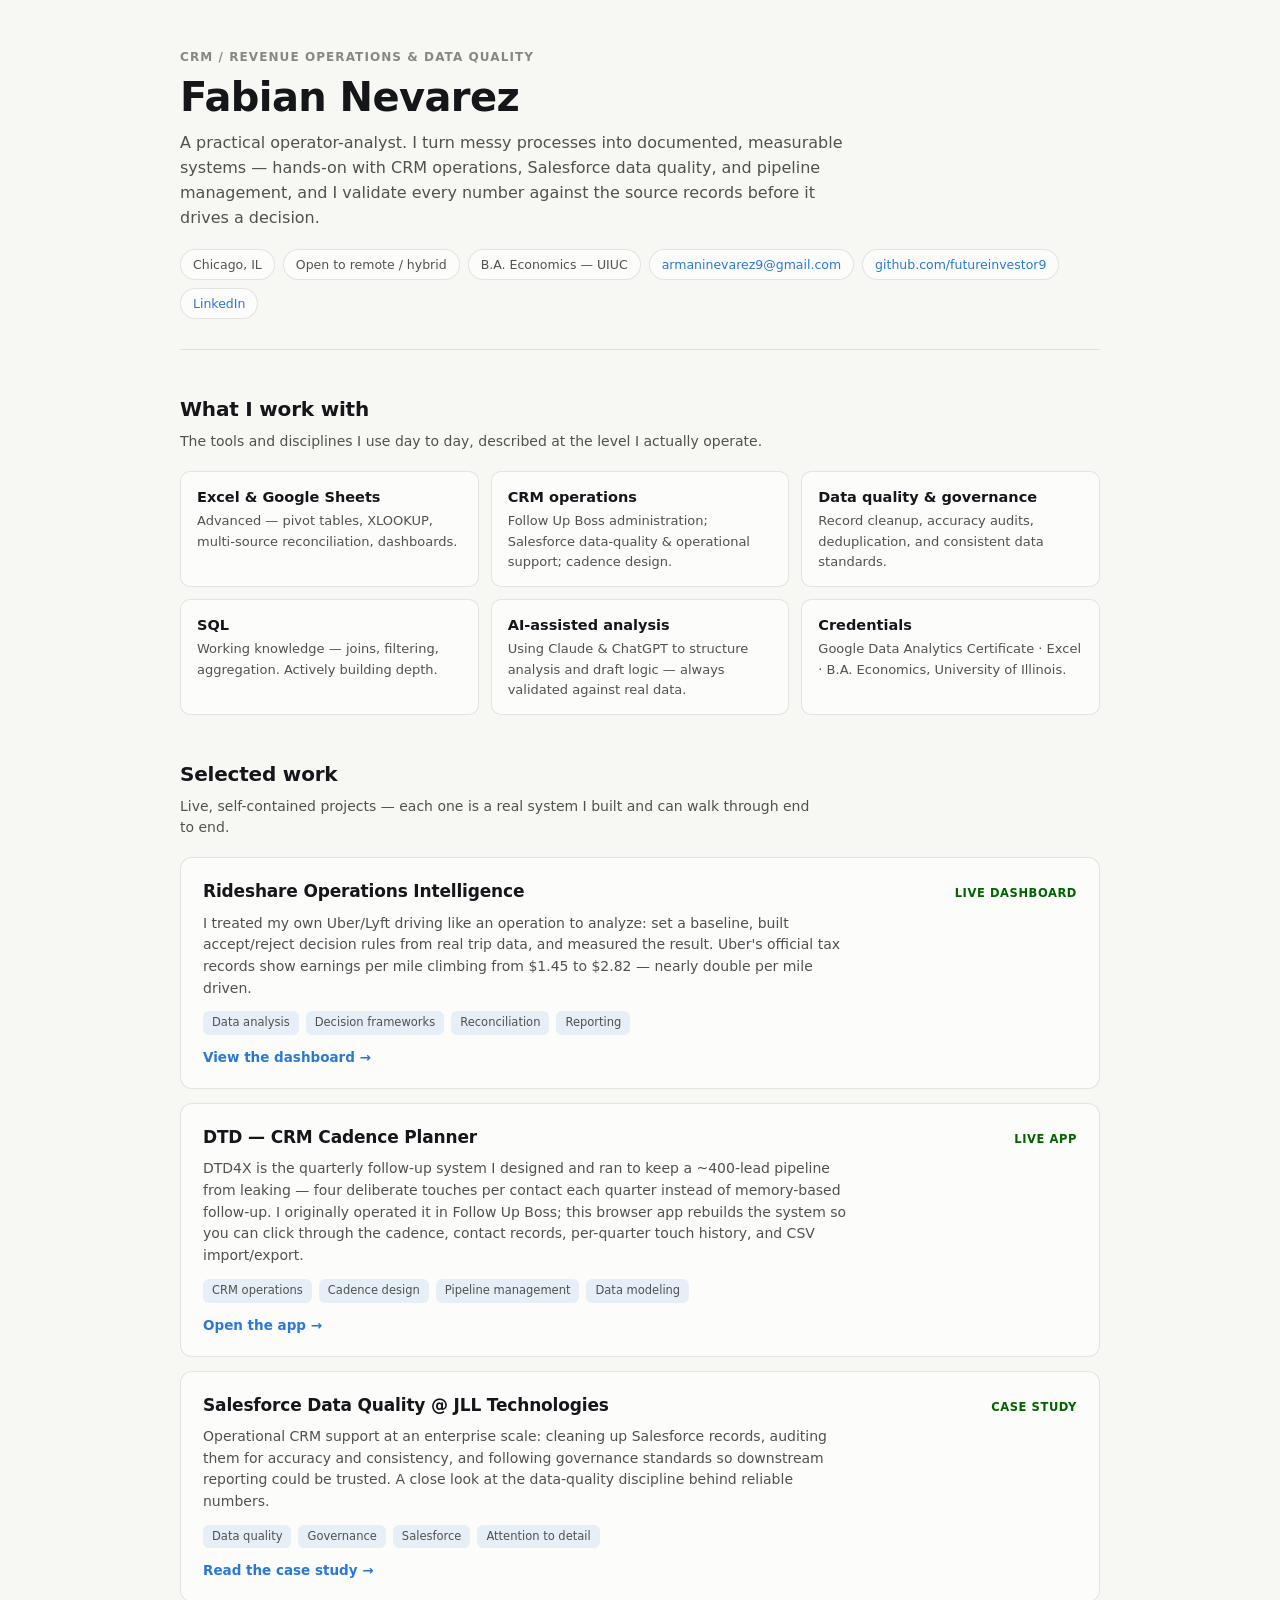
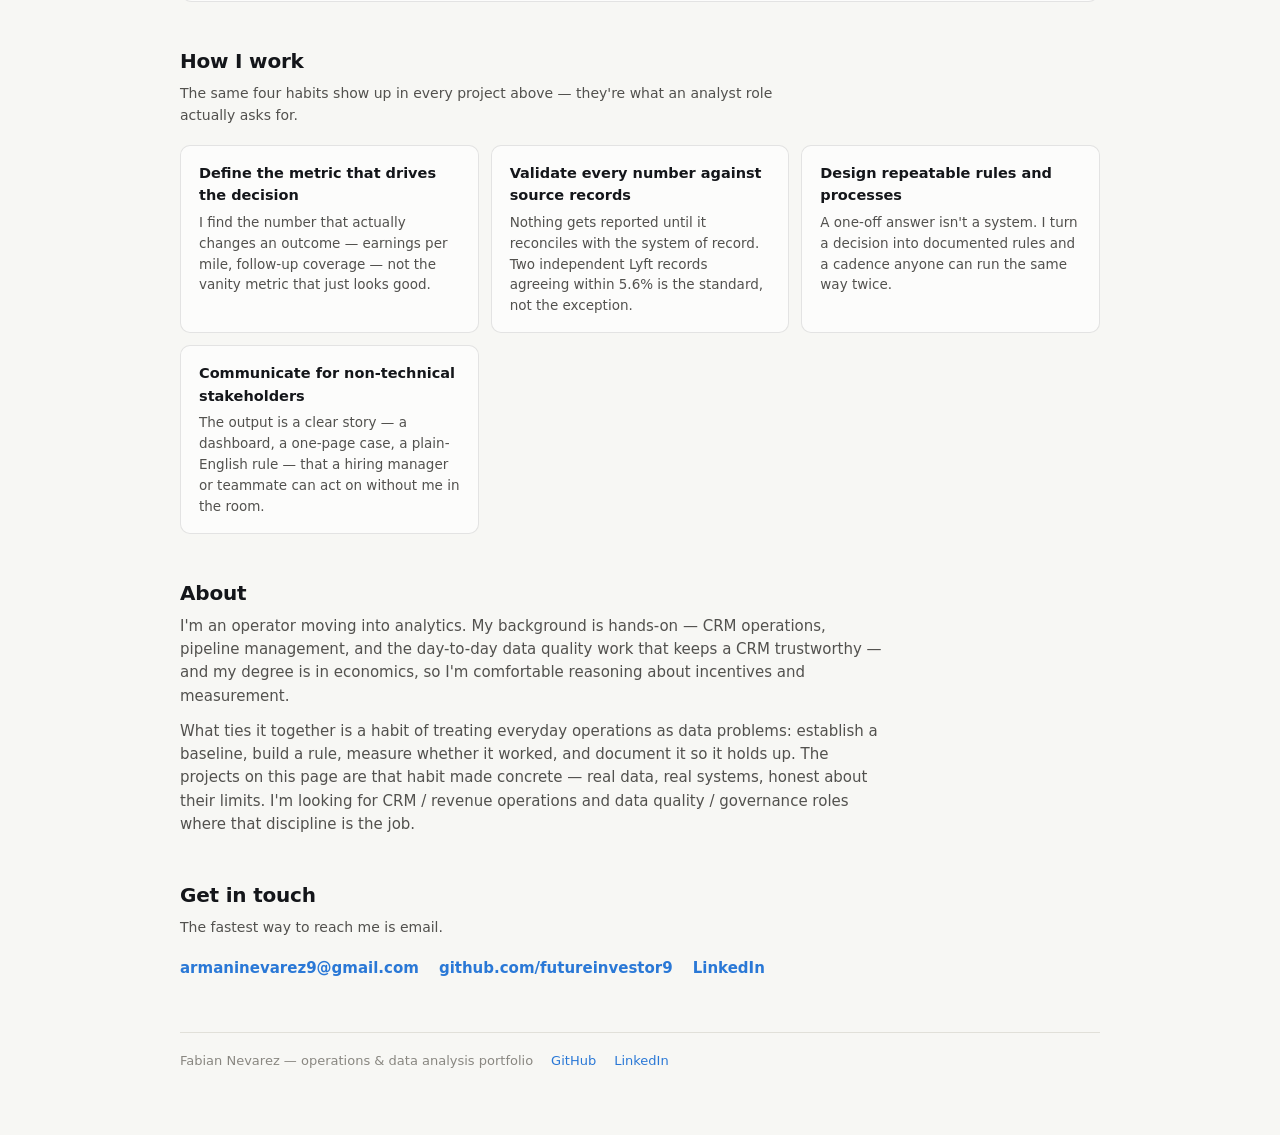
<file: index.html>
<!DOCTYPE html>
<html lang="en">
<head>
<meta charset="UTF-8">
<meta name="viewport" content="width=device-width, initial-scale=1.0">
<title>Fabian Nevarez — CRM / Revenue Operations &amp; Data Quality Analyst</title>
<meta name="description" content="Operator-analyst focused on CRM operations, revenue operations, and data quality. Portfolio of live, data-driven projects.">
<style>
  :root {
    color-scheme: light;
    --page:        #f7f7f4;
    --surface:     #fcfcfb;
    --ink:         #14161a;
    --ink-2:       #52514e;
    --muted:       #898781;
    --grid:        #e1e0d9;
    --accent:      #2a78d6;
    --accent-deep: #1c5cab;
    --accent-wash: rgba(42,120,214,0.10);
    --series2:     #eb6834;
    --good:        #006300;
    --ring:        rgba(11,11,11,0.10);
  }
  @media (prefers-color-scheme: dark) {
    :root:where(:not([data-theme="light"])) {
      color-scheme: dark;
      --page:        #0d0d0d;
      --surface:     #1a1a19;
      --ink:         #ffffff;
      --ink-2:       #c3c2b7;
      --muted:       #898781;
      --grid:        #2c2c2a;
      --accent:      #3987e5;
      --accent-deep: #86b6ef;
      --accent-wash: rgba(57,135,229,0.14);
      --series2:     #d95926;
      --good:        #0ca30c;
      --ring:        rgba(255,255,255,0.10);
    }
  }
  :root[data-theme="dark"] {
    color-scheme: dark;
    --page:        #0d0d0d;
    --surface:     #1a1a19;
    --ink:         #ffffff;
    --ink-2:       #c3c2b7;
    --muted:       #898781;
    --grid:        #2c2c2a;
    --accent:      #3987e5;
    --accent-deep: #86b6ef;
    --accent-wash: rgba(57,135,229,0.14);
    --series2:     #d95926;
    --good:        #0ca30c;
    --ring:        rgba(255,255,255,0.10);
  }

  * { box-sizing: border-box; }
  html, body { margin: 0; padding: 0; }
  body {
    background: var(--page);
    color: var(--ink);
    font-family: system-ui, -apple-system, "Segoe UI", sans-serif;
    font-size: 15px;
    line-height: 1.55;
    -webkit-font-smoothing: antialiased;
  }
  .wrap { max-width: 960px; margin: 0 auto; padding: 40px 20px 64px; }
  a { color: var(--accent); }
  a:focus-visible { outline: 2px solid var(--accent); outline-offset: 2px; border-radius: 3px; }

  .eyebrow {
    font-size: 12px; font-weight: 600; letter-spacing: 0.09em;
    text-transform: uppercase; color: var(--muted); margin: 0 0 8px;
  }
  header.masthead { padding: 8px 0 30px; border-bottom: 1px solid var(--grid); margin-bottom: 34px; }
  h1 { font-size: clamp(28px, 5vw, 40px); line-height: 1.12; margin: 0 0 12px; letter-spacing: -0.015em; text-wrap: balance; }
  .lede { color: var(--ink-2); max-width: 66ch; margin: 0; font-size: 16px; }
  .chips { margin-top: 18px; display: flex; gap: 8px; flex-wrap: wrap; }
  .chip {
    font-size: 12.5px; font-weight: 500; color: var(--ink-2);
    background: var(--surface); border: 1px solid var(--ring);
    border-radius: 999px; padding: 5px 12px;
  }
  .chip a { text-decoration: none; }
  .chip a:hover { text-decoration: underline; }

  section { margin: 44px 0 0; }
  h2 { font-size: 20px; margin: 0 0 6px; letter-spacing: -0.01em; }
  .sub { color: var(--ink-2); font-size: 14px; margin: 0 0 18px; max-width: 72ch; }

  /* Skills */
  .skills { display: grid; grid-template-columns: repeat(auto-fit, minmax(230px, 1fr)); gap: 12px; }
  .skill {
    background: var(--surface); border: 1px solid var(--ring); border-radius: 10px;
    padding: 14px 16px;
  }
  .skill .name { font-weight: 600; font-size: 14.5px; margin: 0 0 3px; }
  .skill .detail { font-size: 13px; color: var(--ink-2); margin: 0; }

  /* Projects */
  .projects { display: grid; grid-template-columns: 1fr; gap: 14px; }
  .project {
    display: block; text-decoration: none; color: inherit;
    background: var(--surface); border: 1px solid var(--ring); border-radius: 12px;
    padding: 20px 22px; transition: border-color 140ms ease, transform 140ms ease;
  }
  .project:hover, .project:focus-visible {
    border-color: var(--accent); transform: translateY(-1px); outline: none;
  }
  .project .p-top { display: flex; align-items: baseline; justify-content: space-between; gap: 14px; flex-wrap: wrap; }
  .project h3 { margin: 0; font-size: 17px; letter-spacing: -0.01em; }
  .project .status { font-size: 11.5px; font-weight: 600; letter-spacing: 0.05em; text-transform: uppercase; color: var(--good); white-space: nowrap; }
  .project .p-desc { margin: 8px 0 12px; font-size: 14px; color: var(--ink-2); max-width: 74ch; }
  .project .tags { display: flex; gap: 7px; flex-wrap: wrap; }
  .project .tag { font-size: 11.5px; color: var(--ink-2); background: var(--accent-wash); border-radius: 6px; padding: 3px 9px; }
  .project .go { margin-top: 12px; font-size: 13.5px; font-weight: 600; color: var(--accent); }

  /* How I work */
  .how { display: grid; grid-template-columns: repeat(auto-fit, minmax(240px, 1fr)); gap: 12px; }
  .how .item { background: var(--surface); border: 1px solid var(--ring); border-radius: 10px; padding: 16px 18px; }
  .how .item h3 { margin: 0 0 5px; font-size: 14.5px; }
  .how .item p { margin: 0; font-size: 13.5px; color: var(--ink-2); }

  .prose p { color: var(--ink-2); max-width: 74ch; margin: 0 0 12px; }

  .contact-row { display: flex; gap: 20px; flex-wrap: wrap; margin-top: 6px; font-size: 15px; }
  .contact-row a { text-decoration: none; font-weight: 600; }
  .contact-row a:hover { text-decoration: underline; }

  footer { margin-top: 52px; padding-top: 18px; border-top: 1px solid var(--grid); font-size: 13px; color: var(--muted); display: flex; gap: 18px; flex-wrap: wrap; }
  footer a { color: var(--accent); text-decoration: none; }
  footer a:hover { text-decoration: underline; }
</style>
</head>
<body>
<div class="wrap">

  <header class="masthead">
    <p class="eyebrow">CRM / Revenue Operations &amp; Data Quality</p>
    <h1>Fabian Nevarez</h1>
    <p class="lede">
      A practical operator-analyst. I turn messy processes into documented, measurable systems —
      hands-on with CRM operations, Salesforce data quality, and pipeline management, and I validate
      every number against the source records before it drives a decision.
    </p>
    <div class="chips">
      <span class="chip">Chicago, IL</span>
      <span class="chip">Open to remote / hybrid</span>
      <span class="chip">B.A. Economics — UIUC</span>
      <span class="chip"><a href="mailto:armaninevarez9@gmail.com">armaninevarez9@gmail.com</a></span>
      <span class="chip"><a href="https://github.com/futureinvestor9" rel="noopener">github.com/futureinvestor9</a></span>
      <span class="chip"><a href="https://www.linkedin.com/in/fabianarmaninevarez/" rel="noopener">LinkedIn</a></span>
    </div>
  </header>

  <section aria-label="Skills">
    <h2>What I work with</h2>
    <p class="sub">The tools and disciplines I use day to day, described at the level I actually operate.</p>
    <div class="skills">
      <div class="skill">
        <p class="name">Excel &amp; Google Sheets</p>
        <p class="detail">Advanced — pivot tables, XLOOKUP, multi-source reconciliation, dashboards.</p>
      </div>
      <div class="skill">
        <p class="name">CRM operations</p>
        <p class="detail">Follow Up Boss administration; Salesforce data-quality &amp; operational support; cadence design.</p>
      </div>
      <div class="skill">
        <p class="name">Data quality &amp; governance</p>
        <p class="detail">Record cleanup, accuracy audits, deduplication, and consistent data standards.</p>
      </div>
      <div class="skill">
        <p class="name">SQL</p>
        <p class="detail">Working knowledge — joins, filtering, aggregation. Actively building depth.</p>
      </div>
      <div class="skill">
        <p class="name">AI-assisted analysis</p>
        <p class="detail">Using Claude &amp; ChatGPT to structure analysis and draft logic — always validated against real data.</p>
      </div>
      <div class="skill">
        <p class="name">Credentials</p>
        <p class="detail">Google Data Analytics Certificate · Excel · B.A. Economics, University of Illinois.</p>
      </div>
    </div>
  </section>

  <section aria-label="Projects">
    <h2>Selected work</h2>
    <p class="sub">Live, self-contained projects — each one is a real system I built and can walk through end to end.</p>
    <div class="projects">

      <a class="project" href="./rideshare-ops/">
        <div class="p-top">
          <h3>Rideshare Operations Intelligence</h3>
          <span class="status">Live dashboard</span>
        </div>
        <p class="p-desc">
          I treated my own Uber/Lyft driving like an operation to analyze: set a baseline, built
          accept/reject decision rules from real trip data, and measured the result. Uber's official
          tax records show earnings per mile climbing from $1.45 to $2.82 — nearly double per mile driven.
        </p>
        <div class="tags">
          <span class="tag">Data analysis</span>
          <span class="tag">Decision frameworks</span>
          <span class="tag">Reconciliation</span>
          <span class="tag">Reporting</span>
        </div>
        <div class="go">View the dashboard →</div>
      </a>

      <a class="project" href="./dtd-crm/">
        <div class="p-top">
          <h3>DTD — CRM Cadence Planner</h3>
          <span class="status">Live app</span>
        </div>
        <p class="p-desc">
          DTD4X is the quarterly follow-up system I designed and ran to keep a ~400-lead pipeline from
          leaking — four deliberate touches per contact each quarter instead of memory-based follow-up.
          I originally operated it in Follow Up Boss; this browser app rebuilds the system so you can
          click through the cadence, contact records, per-quarter touch history, and CSV import/export.
        </p>
        <div class="tags">
          <span class="tag">CRM operations</span>
          <span class="tag">Cadence design</span>
          <span class="tag">Pipeline management</span>
          <span class="tag">Data modeling</span>
        </div>
        <div class="go">Open the app →</div>
      </a>

      <a class="project" href="./salesforce-data-quality/">
        <div class="p-top">
          <h3>Salesforce Data Quality @ JLL Technologies</h3>
          <span class="status">Case study</span>
        </div>
        <p class="p-desc">
          Operational CRM support at an enterprise scale: cleaning up Salesforce records, auditing them
          for accuracy and consistency, and following governance standards so downstream reporting could
          be trusted. A close look at the data-quality discipline behind reliable numbers.
        </p>
        <div class="tags">
          <span class="tag">Data quality</span>
          <span class="tag">Governance</span>
          <span class="tag">Salesforce</span>
          <span class="tag">Attention to detail</span>
        </div>
        <div class="go">Read the case study →</div>
      </a>

    </div>
  </section>

  <section aria-label="How I work">
    <h2>How I work</h2>
    <p class="sub">The same four habits show up in every project above — they're what an analyst role actually asks for.</p>
    <div class="how">
      <div class="item">
        <h3>Define the metric that drives the decision</h3>
        <p>I find the number that actually changes an outcome — earnings per mile, follow-up coverage — not the vanity metric that just looks good.</p>
      </div>
      <div class="item">
        <h3>Validate every number against source records</h3>
        <p>Nothing gets reported until it reconciles with the system of record. Two independent Lyft records agreeing within 5.6% is the standard, not the exception.</p>
      </div>
      <div class="item">
        <h3>Design repeatable rules and processes</h3>
        <p>A one-off answer isn't a system. I turn a decision into documented rules and a cadence anyone can run the same way twice.</p>
      </div>
      <div class="item">
        <h3>Communicate for non-technical stakeholders</h3>
        <p>The output is a clear story — a dashboard, a one-page case, a plain-English rule — that a hiring manager or teammate can act on without me in the room.</p>
      </div>
    </div>
  </section>

  <section class="prose" aria-label="About">
    <h2>About</h2>
    <p>
      I'm an operator moving into analytics. My background is hands-on — CRM operations, pipeline
      management, and the day-to-day data quality work that keeps a CRM trustworthy — and my degree
      is in economics, so I'm comfortable reasoning about incentives and measurement.
    </p>
    <p>
      What ties it together is a habit of treating everyday operations as data problems: establish a
      baseline, build a rule, measure whether it worked, and document it so it holds up. The projects
      on this page are that habit made concrete — real data, real systems, honest about their limits.
      I'm looking for CRM / revenue operations and data quality / governance roles where that discipline
      is the job.
    </p>
  </section>

  <section aria-label="Contact">
    <h2>Get in touch</h2>
    <p class="sub">The fastest way to reach me is email.</p>
    <div class="contact-row">
      <a href="mailto:armaninevarez9@gmail.com">armaninevarez9@gmail.com</a>
      <a href="https://github.com/futureinvestor9" rel="noopener">github.com/futureinvestor9</a>
      <a href="https://www.linkedin.com/in/fabianarmaninevarez/" rel="noopener">LinkedIn</a>
    </div>
  </section>

  <footer>
    <span>Fabian Nevarez — operations &amp; data analysis portfolio</span>
    <a href="https://github.com/futureinvestor9" rel="noopener">GitHub</a>
    <a href="https://www.linkedin.com/in/fabianarmaninevarez/" rel="noopener">LinkedIn</a>
  </footer>
</div>
</body>
</html>
</file>
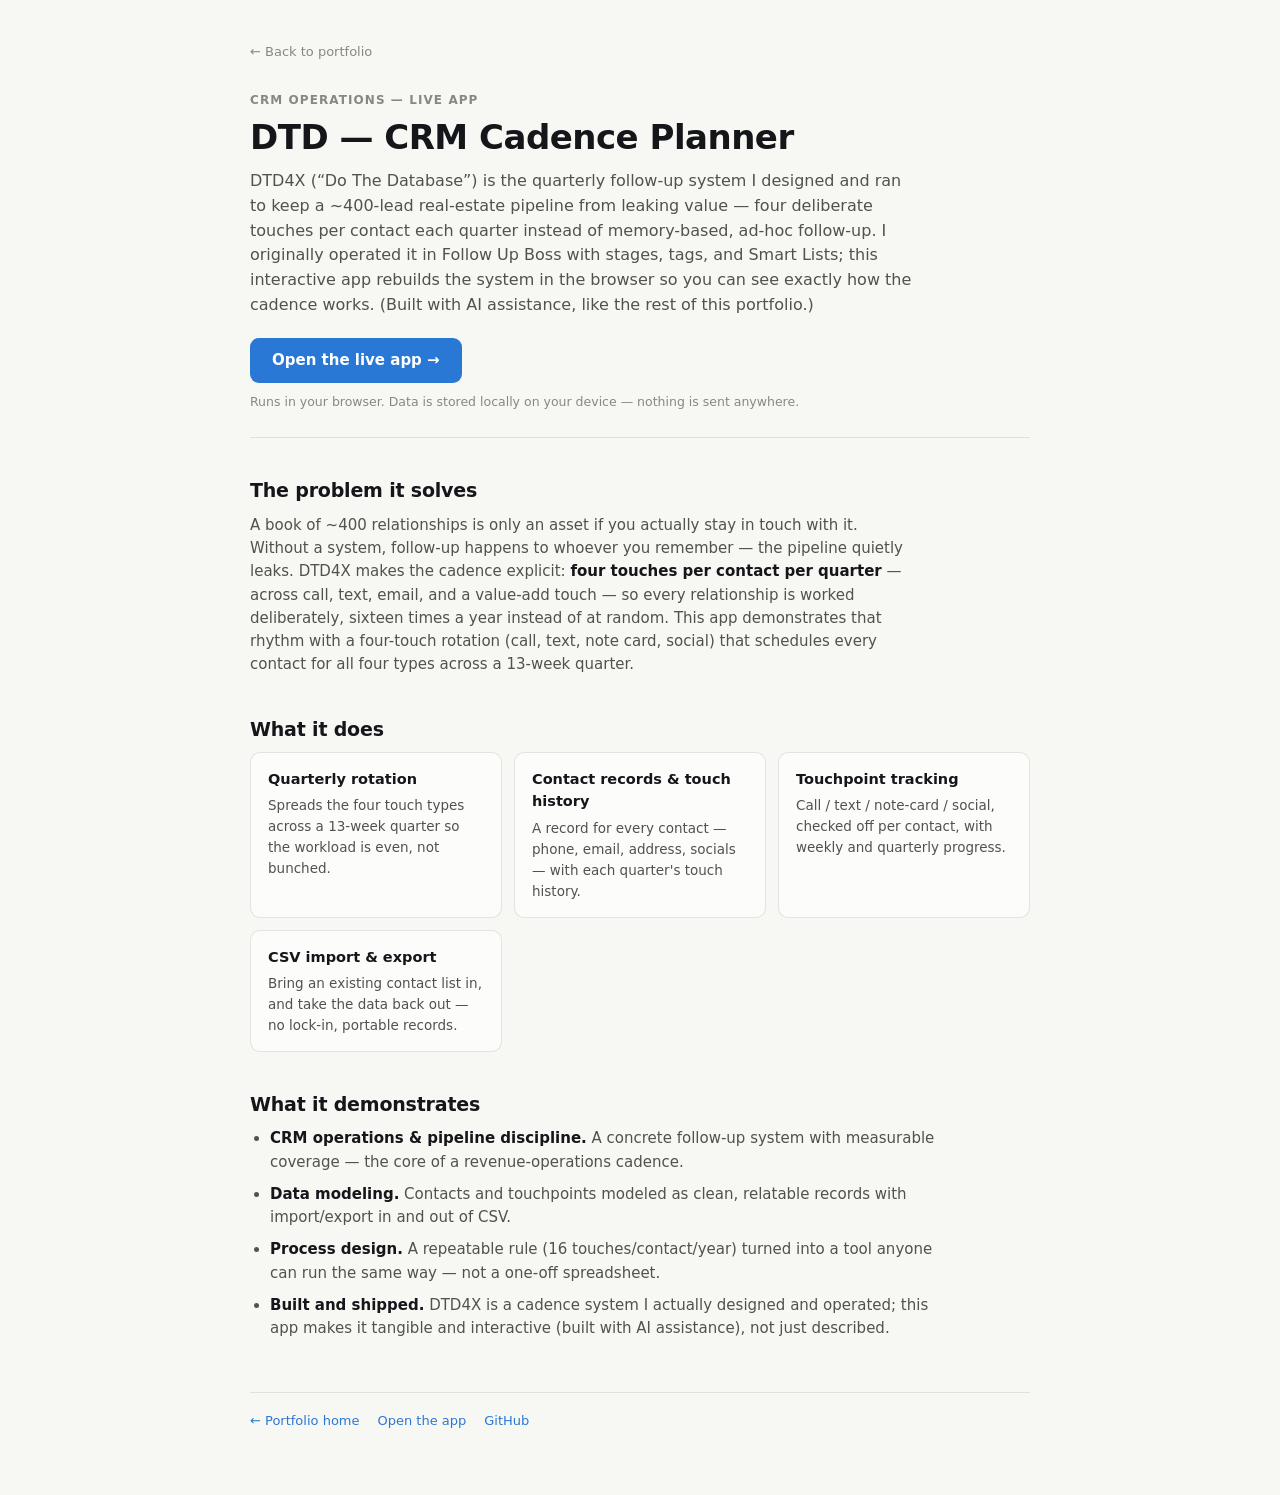
<file: dtd-crm/index.html>
<!DOCTYPE html>
<html lang="en">
<head>
<meta charset="UTF-8">
<meta name="viewport" content="width=device-width, initial-scale=1.0">
<title>DTD — CRM Cadence Planner — Fabian Nevarez</title>
<meta name="description" content="A working browser-based CRM that runs a quarterly follow-up cadence across a contact base: touchpoints, contact records, touch history, and CSV import/export.">
<style>
  :root {
    color-scheme: light;
    --page:#f7f7f4; --surface:#fcfcfb; --ink:#14161a; --ink-2:#52514e; --muted:#898781;
    --grid:#e1e0d9; --accent:#2a78d6; --accent-deep:#1c5cab; --accent-wash:rgba(42,120,214,0.10);
    --series2:#eb6834; --good:#006300; --ring:rgba(11,11,11,0.10);
  }
  @media (prefers-color-scheme: dark) {
    :root:where(:not([data-theme="light"])) {
      color-scheme: dark;
      --page:#0d0d0d; --surface:#1a1a19; --ink:#fff; --ink-2:#c3c2b7; --muted:#898781;
      --grid:#2c2c2a; --accent:#3987e5; --accent-deep:#86b6ef; --accent-wash:rgba(57,135,229,0.14);
      --series2:#d95926; --good:#0ca30c; --ring:rgba(255,255,255,0.10);
    }
  }
  :root[data-theme="dark"] {
    color-scheme: dark;
    --page:#0d0d0d; --surface:#1a1a19; --ink:#fff; --ink-2:#c3c2b7; --muted:#898781;
    --grid:#2c2c2a; --accent:#3987e5; --accent-deep:#86b6ef; --accent-wash:rgba(57,135,229,0.14);
    --series2:#d95926; --good:#0ca30c; --ring:rgba(255,255,255,0.10);
  }
  * { box-sizing: border-box; }
  html, body { margin: 0; padding: 0; }
  body {
    background: var(--page); color: var(--ink);
    font-family: system-ui, -apple-system, "Segoe UI", sans-serif;
    font-size: 15px; line-height: 1.55; -webkit-font-smoothing: antialiased;
  }
  .wrap { max-width: 820px; margin: 0 auto; padding: 40px 20px 64px; }
  a { color: var(--accent); }
  a:focus-visible { outline: 2px solid var(--accent); outline-offset: 2px; border-radius: 3px; }
  .back { font-size: 13px; text-decoration: none; color: var(--muted); }
  .back:hover { color: var(--accent); }
  .eyebrow { font-size: 12px; font-weight: 600; letter-spacing: 0.09em; text-transform: uppercase; color: var(--muted); margin: 20px 0 8px; }
  header.masthead { padding: 8px 0 26px; border-bottom: 1px solid var(--grid); margin-bottom: 30px; }
  h1 { font-size: clamp(26px, 4.5vw, 34px); line-height: 1.15; margin: 0 0 12px; letter-spacing: -0.015em; text-wrap: balance; }
  .lede { color: var(--ink-2); max-width: 66ch; margin: 0; font-size: 16px; }

  .cta { display: inline-block; margin-top: 20px; background: var(--accent); color: #fff; text-decoration: none;
    font-weight: 600; font-size: 15px; padding: 11px 22px; border-radius: 9px; }
  .cta:hover, .cta:focus-visible { background: var(--accent-deep); outline: none; }
  .cta-note { font-size: 12.5px; color: var(--muted); margin: 9px 0 0; }

  section { margin: 38px 0 0; }
  h2 { font-size: 19px; margin: 0 0 8px; letter-spacing: -0.01em; }
  p { color: var(--ink-2); max-width: 70ch; margin: 0 0 12px; }
  strong { color: var(--ink); font-weight: 600; }

  .features { display: grid; grid-template-columns: repeat(auto-fit, minmax(230px, 1fr)); gap: 12px; margin-top: 4px; }
  .feature { background: var(--surface); border: 1px solid var(--ring); border-radius: 10px; padding: 15px 17px; }
  .feature h3 { margin: 0 0 5px; font-size: 14.5px; }
  .feature p { margin: 0; font-size: 13.5px; }

  ul.clean { margin: 6px 0 0; padding-left: 20px; }
  ul.clean li { color: var(--ink-2); margin: 0 0 9px; max-width: 70ch; }
  ul.clean li strong { color: var(--ink); }

  footer { margin-top: 52px; padding-top: 18px; border-top: 1px solid var(--grid); font-size: 13px; color: var(--muted); display: flex; gap: 18px; flex-wrap: wrap; }
  footer a { color: var(--accent); text-decoration: none; }
  footer a:hover { text-decoration: underline; }
</style>
</head>
<body>
<div class="wrap">

  <a class="back" href="../">← Back to portfolio</a>

  <header class="masthead">
    <p class="eyebrow">CRM operations — live app</p>
    <h1>DTD — CRM Cadence Planner</h1>
    <p class="lede">
      DTD4X (&ldquo;Do The Database&rdquo;) is the quarterly follow-up system I designed and ran to keep a
      ~400-lead real-estate pipeline from leaking value — four deliberate touches per contact each quarter
      instead of memory-based, ad-hoc follow-up. I originally operated it in Follow Up Boss with stages,
      tags, and Smart Lists; this interactive app rebuilds the system in the browser so you can see exactly
      how the cadence works. (Built with AI assistance, like the rest of this portfolio.)
    </p>
    <a class="cta" href="./dtd-planner.html">Open the live app →</a>
    <p class="cta-note">Runs in your browser. Data is stored locally on your device — nothing is sent anywhere.</p>
  </header>

  <section>
    <h2>The problem it solves</h2>
    <p>
      A book of ~400 relationships is only an asset if you actually stay in touch with it. Without a
      system, follow-up happens to whoever you remember — the pipeline quietly leaks. DTD4X makes the
      cadence explicit: <strong>four touches per contact per quarter</strong> — across call, text, email,
      and a value-add touch — so every relationship is worked deliberately, sixteen times a year instead
      of at random. This app demonstrates that rhythm with a four-touch rotation (call, text, note card,
      social) that schedules every contact for all four types across a 13-week quarter.
    </p>
  </section>

  <section>
    <h2>What it does</h2>
    <div class="features">
      <div class="feature">
        <h3>Quarterly rotation</h3>
        <p>Spreads the four touch types across a 13-week quarter so the workload is even, not bunched.</p>
      </div>
      <div class="feature">
        <h3>Contact records &amp; touch history</h3>
        <p>A record for every contact — phone, email, address, socials — with each quarter's touch history.</p>
      </div>
      <div class="feature">
        <h3>Touchpoint tracking</h3>
        <p>Call / text / note-card / social, checked off per contact, with weekly and quarterly progress.</p>
      </div>
      <div class="feature">
        <h3>CSV import &amp; export</h3>
        <p>Bring an existing contact list in, and take the data back out — no lock-in, portable records.</p>
      </div>
    </div>
  </section>

  <section>
    <h2>What it demonstrates</h2>
    <ul class="clean">
      <li><strong>CRM operations &amp; pipeline discipline.</strong> A concrete follow-up system with
        measurable coverage — the core of a revenue-operations cadence.</li>
      <li><strong>Data modeling.</strong> Contacts and touchpoints modeled as clean, relatable records
        with import/export in and out of CSV.</li>
      <li><strong>Process design.</strong> A repeatable rule (16 touches/contact/year) turned into a tool
        anyone can run the same way — not a one-off spreadsheet.</li>
      <li><strong>Built and shipped.</strong> DTD4X is a cadence system I actually designed and operated; this app makes it tangible and interactive (built with AI assistance), not just described.</li>
    </ul>
  </section>

  <footer>
    <a href="../">← Portfolio home</a>
    <a href="./dtd-planner.html">Open the app</a>
    <a href="https://github.com/futureinvestor9" rel="noopener">GitHub</a>
  </footer>
</div>
</body>
</html>
</file>
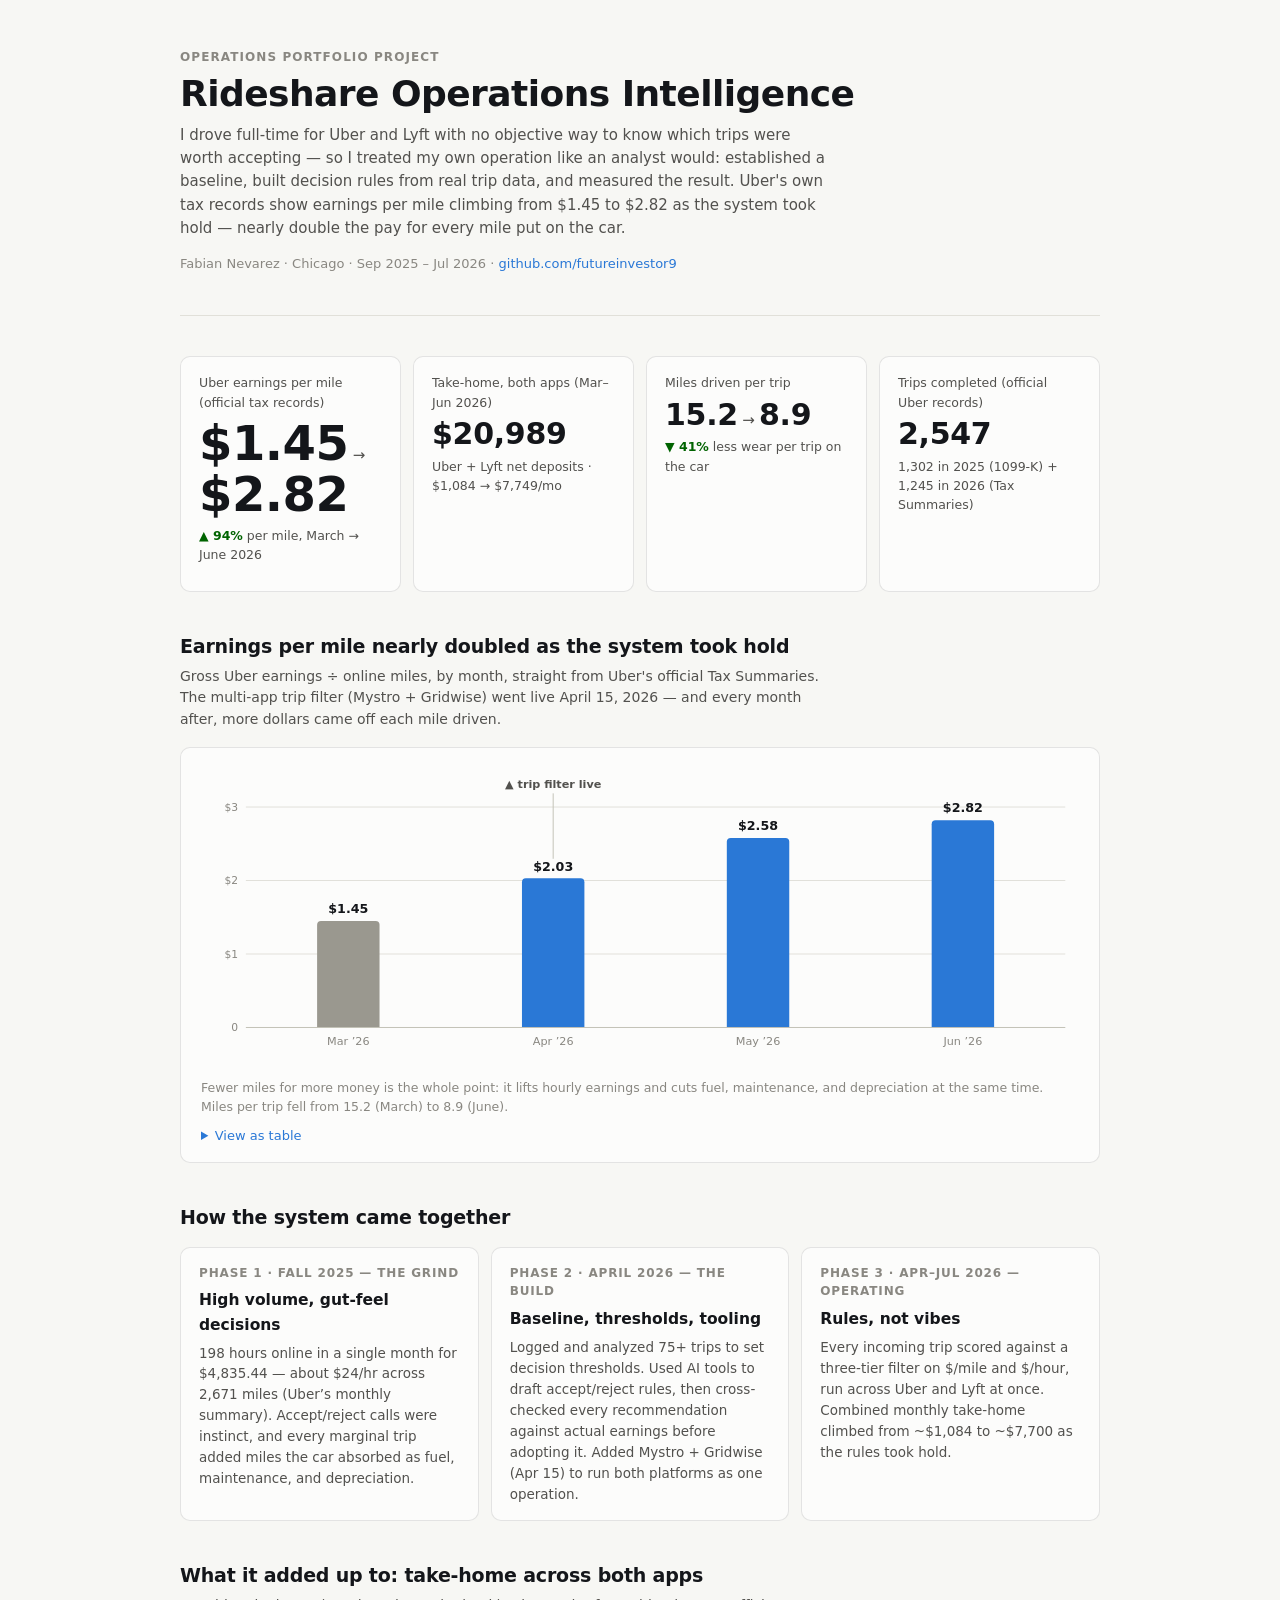
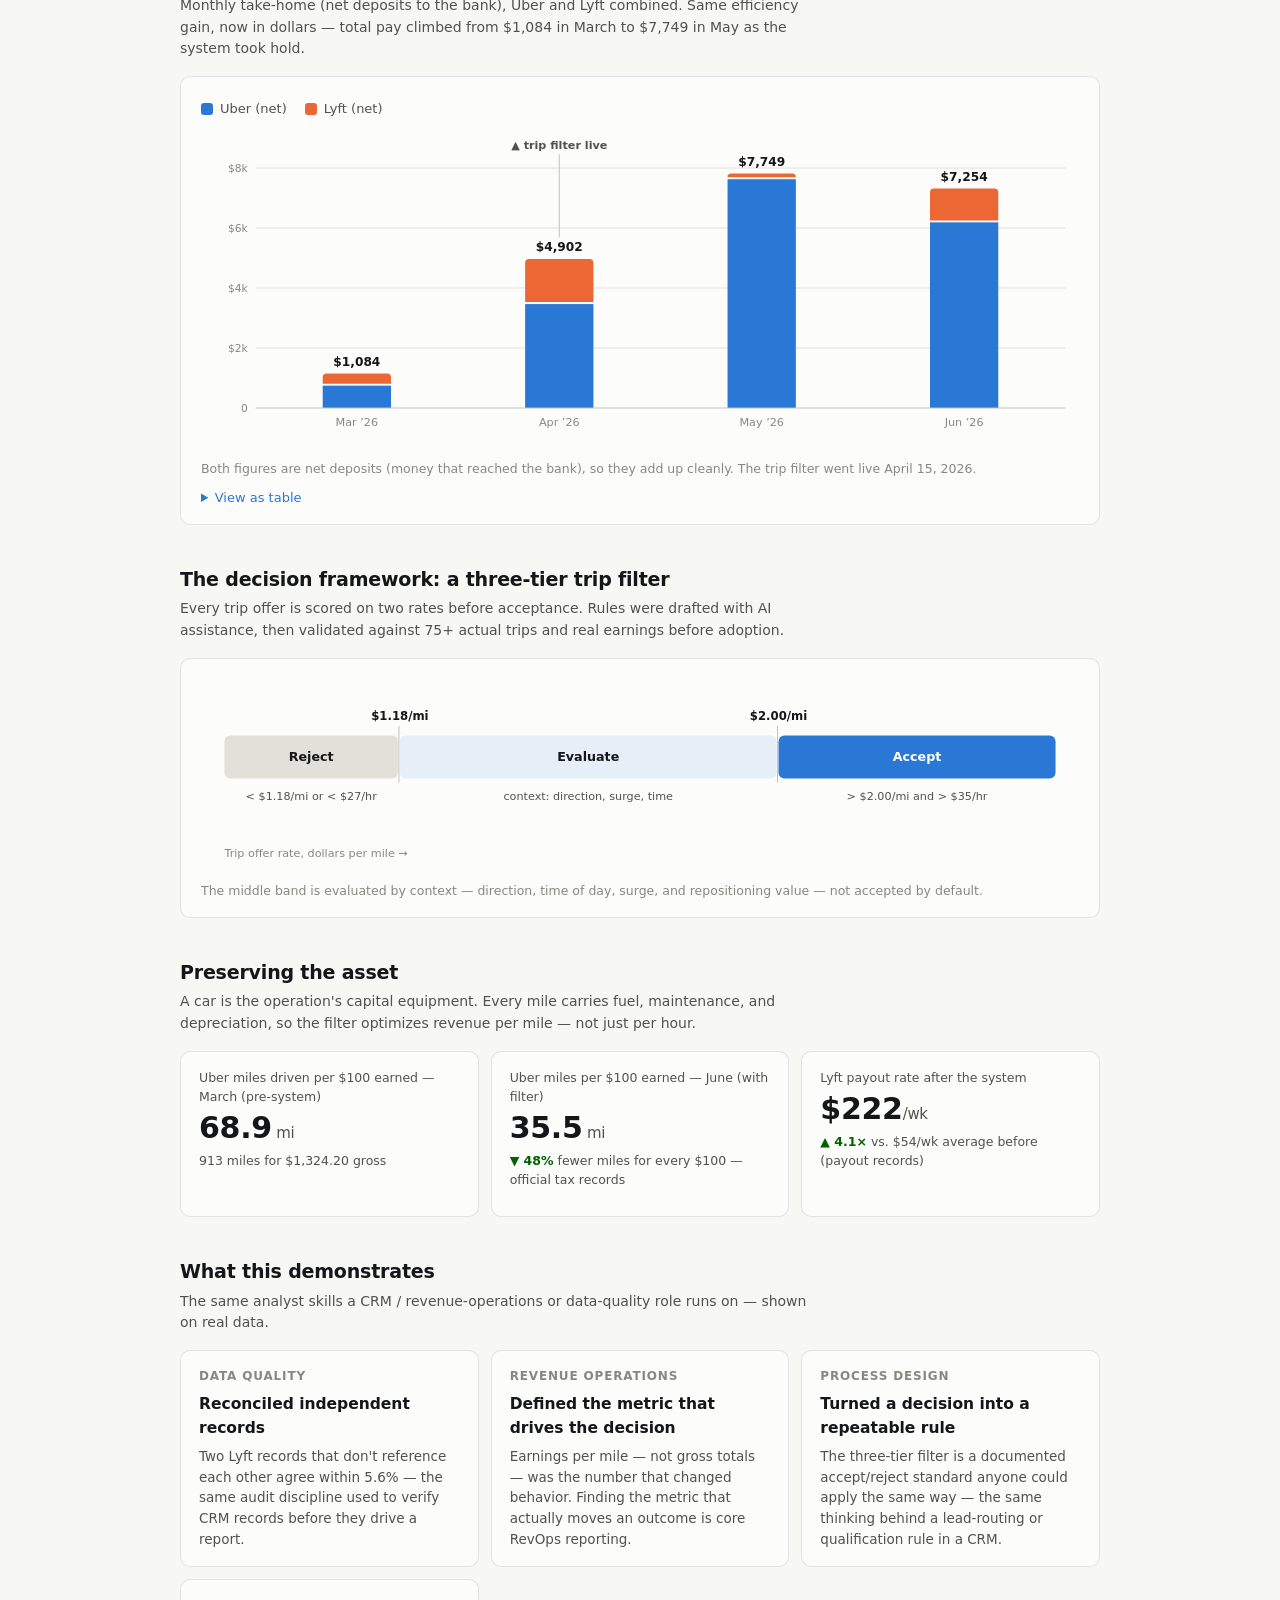
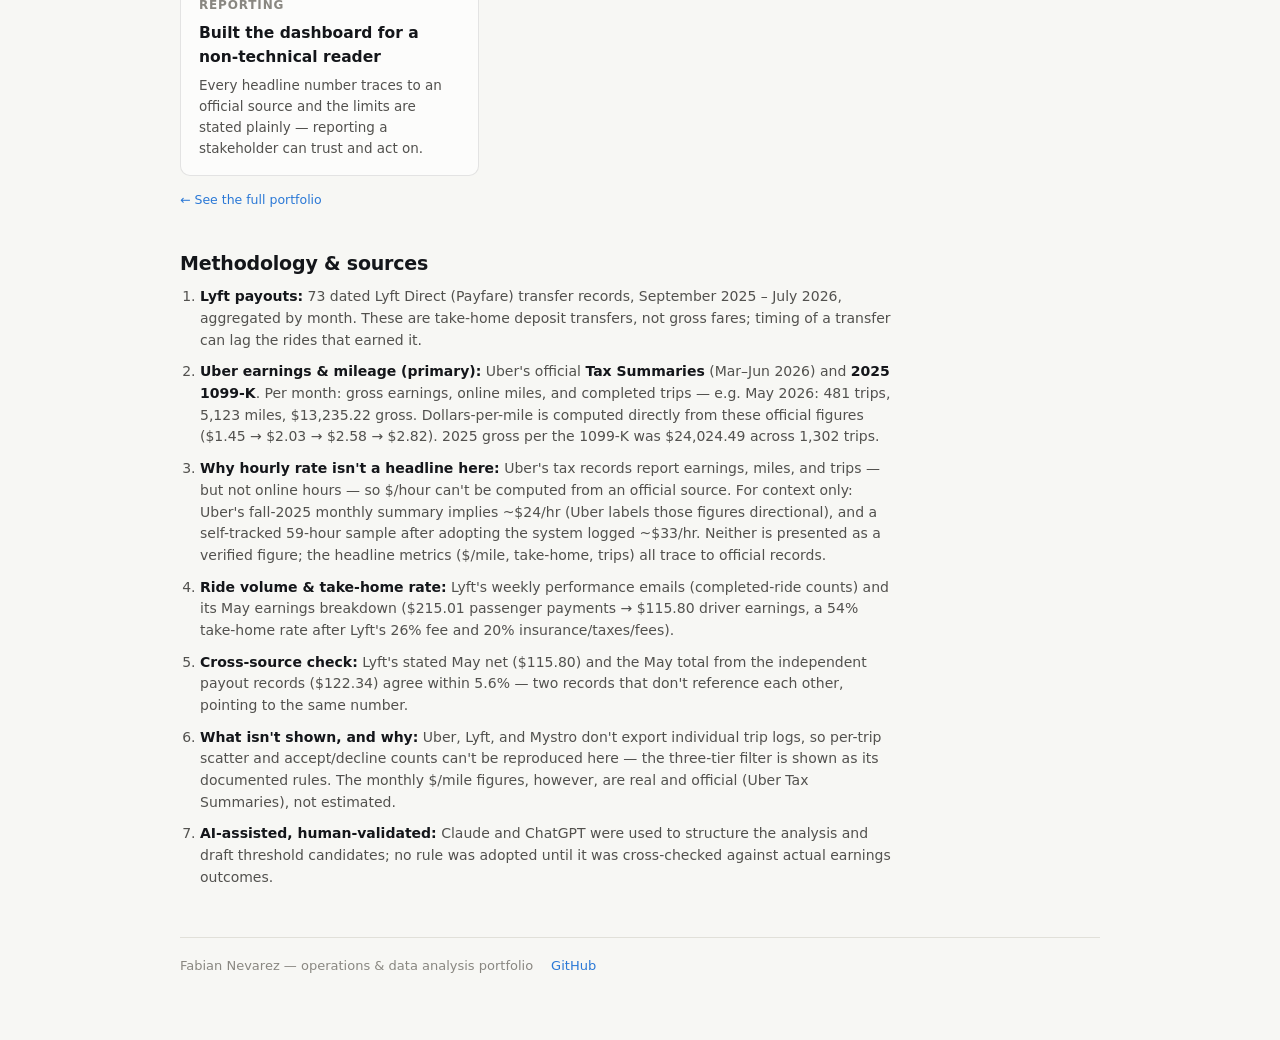
<file: rideshare-ops/index.html>
<!DOCTYPE html>
<html lang="en">
<head>
<meta charset="UTF-8">
<meta name="viewport" content="width=device-width, initial-scale=1.0">
<title>Rideshare Operations Intelligence — Fabian Nevarez</title>
<meta name="description" content="A data-driven trip-acceptance system built from real Uber and Lyft operating data: validated baselines, decision thresholds, and measured results.">
<style>
  :root {
    color-scheme: light;
    --page:        #f7f7f4;
    --surface:     #fcfcfb;
    --ink:         #14161a;
    --ink-2:       #52514e;
    --muted:       #898781;
    --grid:        #e1e0d9;
    --baseline:    #c3c2b7;
    --accent:      #2a78d6;
    --accent-deep: #1c5cab;
    --accent-soft: #86b6ef;
    --accent-wash: rgba(42,120,214,0.10);
    --series2:     #eb6834;
    --pre:         #9a988f;
    --good:        #006300;
    --ring:        rgba(11,11,11,0.10);
  }
  @media (prefers-color-scheme: dark) {
    :root:where(:not([data-theme="light"])) {
      color-scheme: dark;
      --page:        #0d0d0d;
      --surface:     #1a1a19;
      --ink:         #ffffff;
      --ink-2:       #c3c2b7;
      --muted:       #898781;
      --grid:        #2c2c2a;
      --baseline:    #383835;
      --accent:      #3987e5;
      --accent-deep: #86b6ef;
      --accent-soft: #1c5cab;
      --accent-wash: rgba(57,135,229,0.14);
      --series2:     #d95926;
      --pre:         #6f6e67;
      --good:        #0ca30c;
      --ring:        rgba(255,255,255,0.10);
    }
  }
  :root[data-theme="dark"] {
    color-scheme: dark;
    --page:        #0d0d0d;
    --surface:     #1a1a19;
    --ink:         #ffffff;
    --ink-2:       #c3c2b7;
    --muted:       #898781;
    --grid:        #2c2c2a;
    --baseline:    #383835;
    --accent:      #3987e5;
    --accent-deep: #86b6ef;
    --accent-soft: #1c5cab;
    --accent-wash: rgba(57,135,229,0.14);
    --series2:     #d95926;
    --pre:         #6f6e67;
    --good:        #0ca30c;
    --ring:        rgba(255,255,255,0.10);
  }

  * { box-sizing: border-box; }
  html, body { margin: 0; padding: 0; }
  body {
    background: var(--page);
    color: var(--ink);
    font-family: system-ui, -apple-system, "Segoe UI", sans-serif;
    font-size: 15px;
    line-height: 1.55;
    -webkit-font-smoothing: antialiased;
  }
  .wrap { max-width: 960px; margin: 0 auto; padding: 40px 20px 64px; }

  .eyebrow {
    font-size: 12px; font-weight: 600; letter-spacing: 0.09em;
    text-transform: uppercase; color: var(--muted); margin: 0 0 6px;
  }
  header.masthead { padding: 8px 0 28px; border-bottom: 1px solid var(--grid); margin-bottom: 32px; }
  h1 { font-size: clamp(26px, 4.5vw, 36px); line-height: 1.15; margin: 0 0 10px; letter-spacing: -0.015em; text-wrap: balance; }
  .lede { color: var(--ink-2); max-width: 68ch; margin: 0; }
  .byline { margin-top: 14px; font-size: 13px; color: var(--muted); }
  .byline a { color: var(--accent); text-decoration: none; }
  .byline a:hover, .byline a:focus-visible { text-decoration: underline; }

  section { margin: 40px 0 0; }
  h2 { font-size: 19px; margin: 0 0 4px; letter-spacing: -0.01em; }
  .sub { color: var(--ink-2); font-size: 14px; margin: 0 0 16px; max-width: 72ch; }

  .kpis { display: grid; grid-template-columns: repeat(auto-fit, minmax(200px, 1fr)); gap: 12px; }
  .tile {
    background: var(--surface); border: 1px solid var(--ring); border-radius: 10px;
    padding: 16px 18px 14px;
  }
  .tile .label { font-size: 12.5px; color: var(--ink-2); margin: 0 0 6px; }
  .tile .value { font-size: 30px; font-weight: 650; line-height: 1.05; letter-spacing: -0.01em; }
  .tile .value.hero { font-size: 48px; }
  .tile .unit { font-size: 15px; font-weight: 500; color: var(--ink-2); }
  .tile .delta { font-size: 12.5px; margin-top: 7px; color: var(--ink-2); }
  .tile .delta .up { color: var(--good); font-weight: 600; }

  .card {
    background: var(--surface); border: 1px solid var(--ring); border-radius: 10px;
    padding: 20px 20px 16px; margin-top: 14px;
  }
  .legend { display: flex; gap: 18px; align-items: center; font-size: 13px; color: var(--ink-2); margin: 2px 0 10px; flex-wrap: wrap; }
  .key { display: inline-flex; align-items: center; gap: 7px; }
  .swatch { width: 12px; height: 12px; border-radius: 3px; display: inline-block; }
  .chart-scroll { overflow-x: auto; }
  .chart-note { font-size: 12.5px; color: var(--muted); margin: 10px 0 0; }
  figure { margin: 0; }
  svg text { font-family: system-ui, -apple-system, "Segoe UI", sans-serif; }

  .tooltip {
    position: fixed; pointer-events: none; z-index: 10; display: none;
    background: var(--surface); color: var(--ink); border: 1px solid var(--ring);
    border-radius: 8px; padding: 8px 11px; font-size: 12.5px; line-height: 1.45;
    box-shadow: 0 4px 14px rgba(0,0,0,0.14); max-width: 240px;
  }
  .tooltip .t-title { font-weight: 600; }
  .tooltip .t-val { font-variant-numeric: tabular-nums; }

  .phases { display: grid; grid-template-columns: repeat(auto-fit, minmax(240px, 1fr)); gap: 12px; margin-top: 14px; }
  .phase { background: var(--surface); border: 1px solid var(--ring); border-radius: 10px; padding: 16px 18px; }
  .phase .when { font-size: 12px; letter-spacing: 0.07em; text-transform: uppercase; color: var(--muted); font-weight: 600; }
  .phase h3 { margin: 6px 0 6px; font-size: 15.5px; }
  .phase p { margin: 0; font-size: 13.5px; color: var(--ink-2); }

  details.tableview { margin-top: 10px; font-size: 13px; }
  details.tableview summary { cursor: pointer; color: var(--accent); }
  table { border-collapse: collapse; margin-top: 8px; font-variant-numeric: tabular-nums; }
  th, td { text-align: left; padding: 4px 14px 4px 0; border-bottom: 1px solid var(--grid); font-weight: 400; }
  th { color: var(--muted); font-size: 12px; }
  td.num, th.num { text-align: right; }

  .method ol { margin: 8px 0 0; padding-left: 20px; }
  .method li { margin: 0 0 10px; color: var(--ink-2); font-size: 14px; max-width: 78ch; }
  .method li strong { color: var(--ink); font-weight: 600; }

  footer { margin-top: 48px; padding-top: 18px; border-top: 1px solid var(--grid); font-size: 13px; color: var(--muted); display: flex; gap: 18px; flex-wrap: wrap; }
  footer a { color: var(--accent); text-decoration: none; }
  footer a:hover, footer a:focus-visible { text-decoration: underline; }

  a:focus-visible, summary:focus-visible { outline: 2px solid var(--accent); outline-offset: 2px; border-radius: 3px; }
  @media (prefers-reduced-motion: no-preference) {
    .bar { transition: opacity 120ms ease; }
  }
</style>
</head>
<body>
<div class="wrap">

  <header class="masthead">
    <p class="eyebrow">Operations portfolio project</p>
    <h1>Rideshare Operations Intelligence</h1>
    <p class="lede">
      I drove full-time for Uber and Lyft with no objective way to know which trips were worth
      accepting — so I treated my own operation like an analyst would: established a baseline,
      built decision rules from real trip data, and measured the result. Uber's own tax records
      show earnings per mile climbing from $1.45 to $2.82 as the system took hold — nearly double
      the pay for every mile put on the car.
    </p>
    <p class="byline">
      Fabian Nevarez · Chicago · Sep 2025 – Jul 2026 ·
      <a href="https://github.com/futureinvestor9" rel="noopener">github.com/futureinvestor9</a>
    </p>
  </header>

  <section aria-label="Headline results">
    <div class="kpis">
      <div class="tile">
        <p class="label">Uber earnings per mile (official tax records)</p>
        <div class="value hero">$1.45<span class="unit"> → </span>$2.82</div>
        <p class="delta"><span class="up">▲ 94%</span> per mile, March → June 2026</p>
      </div>
      <div class="tile">
        <p class="label">Take-home, both apps (Mar–Jun 2026)</p>
        <div class="value">$20,989</div>
        <p class="delta">Uber + Lyft net deposits · $1,084 → $7,749/mo</p>
      </div>
      <div class="tile">
        <p class="label">Miles driven per trip</p>
        <div class="value">15.2<span class="unit"> → </span>8.9</div>
        <p class="delta"><span class="up">▼ 41%</span> less wear per trip on the car</p>
      </div>
      <div class="tile">
        <p class="label">Trips completed (official Uber records)</p>
        <div class="value">2,547</div>
        <p class="delta">1,302 in 2025 (1099-K) + 1,245 in 2026 (Tax Summaries)</p>
      </div>
    </div>
  </section>

  <section>
    <h2>Earnings per mile nearly doubled as the system took hold</h2>
    <p class="sub">Gross Uber earnings ÷ online miles, by month, straight from Uber's official Tax
       Summaries. The multi-app trip filter (Mystro + Gridwise) went live April 15, 2026 — and every
       month after, more dollars came off each mile driven.</p>
    <div class="card">
      <figure aria-label="Column chart of Uber dollars per mile: March $1.45, April $2.03, May $2.58, June $2.82">
        <div class="chart-scroll"><div id="chart-permile"></div></div>
      </figure>
      <p class="chart-note">Fewer miles for more money is the whole point: it lifts hourly earnings
         and cuts fuel, maintenance, and depreciation at the same time. Miles per trip fell from
         15.2 (March) to 8.9 (June).</p>
      <details class="tableview">
        <summary>View as table</summary>
        <table id="table-permile">
          <thead><tr><th scope="col">Month</th><th scope="col" class="num">Trips</th><th scope="col" class="num">Online miles</th><th scope="col" class="num">Gross</th><th scope="col" class="num">$/mile</th></tr></thead>
          <tbody></tbody>
        </table>
      </details>
    </div>
  </section>

  <section>
    <h2>How the system came together</h2>
    <div class="phases">
      <div class="phase">
        <p class="when">Phase 1 · Fall 2025 — the grind</p>
        <h3>High volume, gut-feel decisions</h3>
        <p>198 hours online in a single month for $4,835.44 — about $24/hr across 2,671 miles (Uber’s monthly summary).
           Accept/reject calls were instinct, and every marginal trip added miles the car
           absorbed as fuel, maintenance, and depreciation.</p>
      </div>
      <div class="phase">
        <p class="when">Phase 2 · April 2026 — the build</p>
        <h3>Baseline, thresholds, tooling</h3>
        <p>Logged and analyzed 75+ trips to set decision thresholds. Used AI tools to draft
           accept/reject rules, then cross-checked every recommendation against actual earnings
           before adopting it. Added Mystro + Gridwise (Apr 15) to run both platforms as one operation.</p>
      </div>
      <div class="phase">
        <p class="when">Phase 3 · Apr–Jul 2026 — operating</p>
        <h3>Rules, not vibes</h3>
        <p>Every incoming trip scored against a three-tier filter on $/mile and $/hour, run
           across Uber and Lyft at once. Combined monthly take-home climbed from ~$1,084 to
           ~$7,700 as the rules took hold.</p>
      </div>
    </div>
  </section>

  <section>
    <h2>What it added up to: take-home across both apps</h2>
    <p class="sub">Monthly take-home (net deposits to the bank), Uber and Lyft combined. Same efficiency
       gain, now in dollars — total pay climbed from $1,084 in March to $7,749 in May as the system took hold.</p>
    <div class="card">
      <div class="legend" aria-hidden="true">
        <span class="key"><span class="swatch" style="background:var(--accent)"></span>Uber (net)</span>
        <span class="key"><span class="swatch" style="background:var(--series2)"></span>Lyft (net)</span>
      </div>
      <figure aria-label="Stacked column chart of combined monthly take-home, Uber plus Lyft, March through June 2026">
        <div class="chart-scroll"><div id="chart-combined"></div></div>
      </figure>
      <p class="chart-note">Both figures are net deposits (money that reached the bank), so they add up
         cleanly. The trip filter went live April 15, 2026.</p>
      <details class="tableview">
        <summary>View as table</summary>
        <table id="table-combined">
          <thead><tr><th scope="col">Month</th><th scope="col" class="num">Uber</th><th scope="col" class="num">Lyft</th><th scope="col" class="num">Total</th></tr></thead>
          <tbody></tbody>
        </table>
      </details>
    </div>
  </section>

  <section>
    <h2>The decision framework: a three-tier trip filter</h2>
    <p class="sub">Every trip offer is scored on two rates before acceptance. Rules were drafted
       with AI assistance, then validated against 75+ actual trips and real earnings before adoption.</p>
    <div class="card">
      <figure aria-label="Diagram of the three-tier filter: reject below 1 dollar 18 cents per mile or 27 dollars per hour; evaluate the middle band by context; accept above 2 dollars per mile and 35 dollars per hour">
        <div class="chart-scroll"><div id="chart-filter"></div></div>
      </figure>
      <p class="chart-note">The middle band is evaluated by context — direction, time of day,
         surge, and repositioning value — not accepted by default.</p>
    </div>
  </section>

  <section>
    <h2>Preserving the asset</h2>
    <p class="sub">A car is the operation's capital equipment. Every mile carries fuel, maintenance,
       and depreciation, so the filter optimizes revenue per mile — not just per hour.</p>
    <div class="kpis">
      <div class="tile">
        <p class="label">Uber miles driven per $100 earned — March (pre-system)</p>
        <div class="value">68.9<span class="unit"> mi</span></div>
        <p class="delta">913 miles for $1,324.20 gross</p>
      </div>
      <div class="tile">
        <p class="label">Uber miles per $100 earned — June (with filter)</p>
        <div class="value">35.5<span class="unit"> mi</span></div>
        <p class="delta"><span class="up">▼ 48%</span> fewer miles for every $100 — official tax records</p>
      </div>
      <div class="tile">
        <p class="label">Lyft payout rate after the system</p>
        <div class="value">$222<span class="unit">/wk</span></div>
        <p class="delta"><span class="up">▲ 4.1×</span> vs. $54/wk average before (payout records)</p>
      </div>
    </div>
  </section>

  <section>
    <h2>What this demonstrates</h2>
    <p class="sub">The same analyst skills a CRM / revenue-operations or data-quality role runs on — shown on real data.</p>
    <div class="phases">
      <div class="phase">
        <div class="when">Data quality</div>
        <h3>Reconciled independent records</h3>
        <p>Two Lyft records that don't reference each other agree within 5.6% — the same audit discipline used to verify CRM records before they drive a report.</p>
      </div>
      <div class="phase">
        <div class="when">Revenue operations</div>
        <h3>Defined the metric that drives the decision</h3>
        <p>Earnings per mile — not gross totals — was the number that changed behavior. Finding the metric that actually moves an outcome is core RevOps reporting.</p>
      </div>
      <div class="phase">
        <div class="when">Process design</div>
        <h3>Turned a decision into a repeatable rule</h3>
        <p>The three-tier filter is a documented accept/reject standard anyone could apply the same way — the same thinking behind a lead-routing or qualification rule in a CRM.</p>
      </div>
      <div class="phase">
        <div class="when">Reporting</div>
        <h3>Built the dashboard for a non-technical reader</h3>
        <p>Every headline number traces to an official source and the limits are stated plainly — reporting a stakeholder can trust and act on.</p>
      </div>
    </div>
    <p class="chart-note" style="margin-top:14px;">
      <a href="../" style="color:var(--accent);text-decoration:none;">← See the full portfolio</a>
    </p>
  </section>

  <section class="method">
    <h2>Methodology &amp; sources</h2>
    <ol>
      <li><strong>Lyft payouts:</strong> 73 dated Lyft Direct (Payfare) transfer records,
          September 2025 – July 2026, aggregated by month. These are take-home deposit transfers,
          not gross fares; timing of a transfer can lag the rides that earned it.</li>
      <li><strong>Uber earnings &amp; mileage (primary):</strong> Uber's official <strong>Tax Summaries</strong>
          (Mar–Jun 2026) and <strong>2025 1099-K</strong>. Per month: gross earnings, online miles, and completed
          trips — e.g. May 2026: 481 trips, 5,123 miles, $13,235.22 gross. Dollars-per-mile is computed
          directly from these official figures ($1.45 → $2.03 → $2.58 → $2.82). 2025 gross per the 1099-K was
          $24,024.49 across 1,302 trips.</li>
      <li><strong>Why hourly rate isn't a headline here:</strong> Uber's tax records report earnings,
          miles, and trips — but not online hours — so $/hour can't be computed from an official source.
          For context only: Uber's fall-2025 monthly summary implies ~$24/hr (Uber labels those figures
          directional), and a self-tracked 59-hour sample after adopting the system logged ~$33/hr. Neither
          is presented as a verified figure; the headline metrics ($/mile, take-home, trips) all trace to
          official records.</li>
      <li><strong>Ride volume &amp; take-home rate:</strong> Lyft's weekly performance emails
          (completed-ride counts) and its May earnings breakdown ($215.01 passenger payments →
          $115.80 driver earnings, a 54% take-home rate after Lyft's 26% fee and 20% insurance/taxes/fees).</li>
      <li><strong>Cross-source check:</strong> Lyft's stated May net ($115.80) and the May total
          from the independent payout records ($122.34) agree within 5.6% — two records that don't
          reference each other, pointing to the same number.</li>
      <li><strong>What isn't shown, and why:</strong> Uber, Lyft, and Mystro don't export individual
          trip logs, so per-trip scatter and accept/decline counts can't be reproduced here — the
          three-tier filter is shown as its documented rules. The monthly $/mile figures, however, are
          real and official (Uber Tax Summaries), not estimated.</li>
      <li><strong>AI-assisted, human-validated:</strong> Claude and ChatGPT were used to structure
          the analysis and draft threshold candidates; no rule was adopted until it was
          cross-checked against actual earnings outcomes.</li>
    </ol>
  </section>

  <footer>
    <span>Fabian Nevarez — operations &amp; data analysis portfolio</span>
    <a href="https://github.com/futureinvestor9" rel="noopener">GitHub</a>
  </footer>
</div>

<div class="tooltip" id="tooltip" role="status" aria-hidden="true"></div>

<script>
(function () {
  "use strict";

  var COMBINED = [
    { m: "Mar ’26", uber: 745.16,  lyft: 339.02,  post: false },
    { m: "Apr ’26", uber: 3464.65, lyft: 1437.43, post: true, adopt: true },
    { m: "May ’26", uber: 7626.24, lyft: 122.34,  post: true },
    { m: "Jun ’26", uber: 6189.47, lyft: 1064.44, post: true }
  ];

  var UBER = [
    { m: "Mar ’26", trips: 60,  miles: 913,  gross: 1324.20,  pm: 1.45, post: false },
    { m: "Apr ’26", trips: 274, miles: 2933, gross: 5943.45,  pm: 2.03, post: true, adopt: true },
    { m: "May ’26", trips: 481, miles: 5123, gross: 13235.22, pm: 2.58, post: true },
    { m: "Jun ’26", trips: 430, miles: 3827, gross: 10782.16, pm: 2.82, post: true }
  ];

  var css = getComputedStyle(document.documentElement);
  function tok(name) { return css.getPropertyValue(name).trim(); }
  var fmtUSD = function (v) {
    return "$" + v.toLocaleString("en-US", { minimumFractionDigits: 2, maximumFractionDigits: 2 });
  };

  var tooltip = document.getElementById("tooltip");
  function showTip(html, x, y) {
    tooltip.innerHTML = html;
    tooltip.style.display = "block";
    var pad = 14;
    var w = tooltip.offsetWidth, h = tooltip.offsetHeight;
    var left = Math.min(x + pad, window.innerWidth - w - 8);
    var top = y - h - pad; if (top < 8) top = y + pad;
    tooltip.style.left = left + "px";
    tooltip.style.top = top + "px";
  }
  function hideTip() { tooltip.style.display = "none"; }

  function svgEl(tag, attrs) {
    var el = document.createElementNS("http://www.w3.org/2000/svg", tag);
    for (var k in attrs) el.setAttribute(k, attrs[k]);
    return el;
  }

  /* ---------- Combined stacked take-home ---------- */
  function drawCombined() {
    var host = document.getElementById("chart-combined");
    if (!host) return;
    host.innerHTML = "";
    var W = 900, H = 320, padL = 56, padR = 14, padT = 40, padB = 34;
    var innerW = W - padL - padR, innerH = H - padT - padB;
    var maxV = 8000, ticks = [0, 2000, 4000, 6000, 8000];
    var svg = svgEl("svg", { viewBox: "0 0 " + W + " " + H, width: "100%", role: "img",
      "aria-label": "Combined monthly take-home, Uber plus Lyft" });
    svg.style.minWidth = "560px";
    var baseY = padT + innerH;

    ticks.forEach(function (t) {
      var y = padT + innerH - (t / maxV) * innerH;
      if (t > 0) svg.appendChild(svgEl("line", { x1: padL, x2: W - padR, y1: y, y2: y,
        stroke: tok("--grid"), "stroke-width": 1 }));
      var lbl = svgEl("text", { x: padL - 8, y: y + 4, "text-anchor": "end",
        "font-size": 11, fill: tok("--muted") });
      lbl.style.fontVariantNumeric = "tabular-nums";
      lbl.textContent = t === 0 ? "0" : "$" + (t / 1000) + "k";
      svg.appendChild(lbl);
    });

    var slot = innerW / COMBINED.length;
    var barW = Math.min(70, slot - 46);
    function rectPath(x, w, top, bottom, rTop) {
      var r = Math.min(rTop, bottom - top);
      return "M" + x + "," + bottom + " L" + x + "," + (top + r) +
        " Q" + x + "," + top + " " + (x + r) + "," + top +
        " L" + (x + w - r) + "," + top + " Q" + (x + w) + "," + top + " " + (x + w) + "," + (top + r) +
        " L" + (x + w) + "," + bottom + " Z";
    }

    COMBINED.forEach(function (d, i) {
      var x = padL + slot * i + (slot - barW) / 2;
      var total = d.uber + d.lyft;
      var uberH = (d.uber / maxV) * innerH;
      var lyftH = (d.lyft / maxV) * innerH;
      var uberTop = baseY - uberH;
      var lyftBottom = uberTop - 2;            // 2px surface gap between segments
      var lyftTop = lyftBottom - lyftH;

      // Uber segment (bottom) — square corners
      svg.appendChild(svgEl("rect", { x: x, y: uberTop, width: barW, height: uberH,
        fill: tok("--accent"), "class": "bar" }));
      // Lyft segment (top) — rounded data-end
      svg.appendChild(svgEl("path", { d: rectPath(x, barW, lyftTop, lyftBottom, 4),
        fill: tok("--series2"), "class": "bar" }));

      var hit = svgEl("rect", { x: padL + slot * i, y: padT, width: slot, height: innerH, fill: "transparent" });
      hit.addEventListener("mousemove", function (ev) {
        var tag = d.adopt ? " · system adopted Apr 15" : "";
        showTip("<span class='t-title'>" + d.m + tag + "</span><br>" +
          "<span class='t-val'>" + fmtUSD(total) + "</span> total<br>" +
          "Uber " + fmtUSD(d.uber) + " · Lyft " + fmtUSD(d.lyft), ev.clientX, ev.clientY);
      });
      hit.addEventListener("mouseleave", hideTip);
      svg.appendChild(hit);

      var ml = svgEl("text", { x: padL + slot * i + slot / 2, y: baseY + 18,
        "text-anchor": "middle", "font-size": 11.5, fill: tok("--muted") });
      ml.textContent = d.m;
      svg.appendChild(ml);

      var vl = svgEl("text", { x: x + barW / 2, y: lyftTop - 8, "text-anchor": "middle",
        "font-size": 12.5, "font-weight": 650, fill: tok("--ink") });
      vl.style.fontVariantNumeric = "tabular-nums";
      vl.textContent = "$" + Math.round(total).toLocaleString("en-US");
      svg.appendChild(vl);

      if (d.adopt) {
        var ax = padL + slot * i + slot / 2;
        var mk = svgEl("text", { x: ax, y: padT - 20, "text-anchor": "middle",
          "font-size": 11.5, "font-weight": 600, fill: tok("--ink-2") });
        mk.textContent = "▲ trip filter live";
        svg.appendChild(mk);
        svg.appendChild(svgEl("line", { x1: ax, x2: ax, y1: padT - 14, y2: lyftTop - 22,
          stroke: tok("--baseline"), "stroke-width": 1 }));
      }
    });

    svg.appendChild(svgEl("line", { x1: padL, x2: W - padR, y1: baseY, y2: baseY,
      stroke: tok("--baseline"), "stroke-width": 1 }));
    host.appendChild(svg);

    var tb = document.querySelector("#table-combined tbody");
    if (tb) {
      tb.innerHTML = "";
      COMBINED.forEach(function (d) {
        var tr = document.createElement("tr");
        tr.innerHTML = "<td>" + d.m + "</td><td class='num'>" + fmtUSD(d.uber) + "</td><td class='num'>" +
          fmtUSD(d.lyft) + "</td><td class='num'>" + fmtUSD(d.uber + d.lyft) + "</td>";
        tb.appendChild(tr);
      });
    }
  }

  /* ---------- Three-tier filter band ---------- */
  function drawFilter() {
    var host = document.getElementById("chart-filter");
    host.innerHTML = "";
    var W = 900, H = 190, padL = 24, padR = 24, bandY = 58, bandH = 44;
    var min = 0.8, max = 2.6;
    var svg = svgEl("svg", { viewBox: "0 0 " + W + " " + H, width: "100%", role: "img",
      "aria-label": "Three-tier filter on dollars per mile" });
    svg.style.minWidth = "640px";
    var innerW = W - padL - padR;
    function X(v) { return padL + ((v - min) / (max - min)) * innerW; }

    var zones = [
      { from: min, to: 1.18, fill: tok("--grid"),        name: "Reject",   crit: "< $1.18/mi or < $27/hr", ink: tok("--ink-2") },
      { from: 1.18, to: 2.00, fill: tok("--accent-wash"), name: "Evaluate", crit: "context: direction, surge, time", ink: tok("--ink-2") },
      { from: 2.00, to: max,  fill: tok("--accent"),      name: "Accept",   crit: "> $2.00/mi and > $35/hr", ink: "#ffffff" }
    ];
    zones.forEach(function (z, i) {
      var x = X(z.from), w = X(z.to) - x - (i < zones.length - 1 ? 2 : 0);
      svg.appendChild(svgEl("rect", { x: x, y: bandY, width: w, height: bandH,
        rx: 6, fill: z.fill }));
      var nm = svgEl("text", { x: x + w / 2, y: bandY + bandH / 2 + 4, "text-anchor": "middle",
        "font-size": 13, "font-weight": 650,
        fill: i === 2 ? z.ink : tok("--ink") });
      nm.textContent = z.name;
      svg.appendChild(nm);
      var cr = svgEl("text", { x: x + w / 2, y: bandY + bandH + 22, "text-anchor": "middle",
        "font-size": 11.5, fill: tok("--ink-2") });
      cr.textContent = z.crit;
      svg.appendChild(cr);
    });

    [1.18, 2.00].forEach(function (v) {
      var x = X(v);
      svg.appendChild(svgEl("line", { x1: x - 1, x2: x - 1, y1: bandY - 10, y2: bandY + bandH + 4,
        stroke: tok("--baseline"), "stroke-width": 1 }));
      var t = svgEl("text", { x: x, y: bandY - 16, "text-anchor": "middle",
        "font-size": 12, "font-weight": 600, fill: tok("--ink") });
      t.style.fontVariantNumeric = "tabular-nums";
      t.textContent = "$" + v.toFixed(2) + "/mi";
      svg.appendChild(t);
    });

    var axis = svgEl("text", { x: padL, y: H - 8, "font-size": 11.5, fill: tok("--muted") });
    axis.textContent = "Trip offer rate, dollars per mile →";
    svg.appendChild(axis);
    host.appendChild(svg);
  }

  /* ---------- Weekly ride volume ---------- */
  function drawRides() {
    var host = document.getElementById("chart-rides");
    if (!host) return;
    host.innerHTML = "";
    var W = 900, H = 280, padL = 40, padR = 14, padT = 30, padB = 34;
    var innerW = W - padL - padR, innerH = H - padT - padB;
    var maxV = 40, ticks = [0, 10, 20, 30, 40];
    var svg = svgEl("svg", { viewBox: "0 0 " + W + " " + H, width: "100%", role: "img",
      "aria-label": "Completed Lyft rides per week" });
    svg.style.minWidth = "640px";
    var baseY = padT + innerH;

    ticks.forEach(function (t) {
      var y = padT + innerH - (t / maxV) * innerH;
      if (t > 0) svg.appendChild(svgEl("line", { x1: padL, x2: W - padR, y1: y, y2: y,
        stroke: tok("--grid"), "stroke-width": 1 }));
      var lbl = svgEl("text", { x: padL - 8, y: y + 4, "text-anchor": "end",
        "font-size": 11, fill: tok("--muted") });
      lbl.style.fontVariantNumeric = "tabular-nums";
      lbl.textContent = String(t);
      svg.appendChild(lbl);
    });

    var slot = innerW / RIDES.length;
    var barW = Math.min(22, slot - 12);
    RIDES.forEach(function (d, i) {
      var x = padL + slot * i + (slot - barW) / 2;
      var hpx = (d.v / maxV) * innerH;
      var y = baseY - hpx;
      var color = d.post ? tok("--accent") : tok("--pre");
      var r = Math.min(4, hpx);
      var path = "M" + x + "," + baseY + " L" + x + "," + (y + r) +
        " Q" + x + "," + y + " " + (x + r) + "," + y +
        " L" + (x + barW - r) + "," + y +
        " Q" + (x + barW) + "," + y + " " + (x + barW) + "," + (y + r) +
        " L" + (x + barW) + "," + baseY + " Z";
      svg.appendChild(svgEl("path", { d: path, fill: color, "class": "bar" }));

      var hit = svgEl("rect", { x: padL + slot * i, y: padT, width: slot, height: innerH, fill: "transparent" });
      hit.addEventListener("mousemove", function (ev) {
        var tag = d.adopt ? " · system adopted this week" : "";
        showTip("<span class='t-title'>Week of " + d.w + "</span><br><span class='t-val'>" +
          d.v + "</span> completed Lyft rides" + tag, ev.clientX, ev.clientY);
      });
      hit.addEventListener("mouseleave", hideTip);
      svg.appendChild(hit);

      var wl = svgEl("text", { x: padL + slot * i + slot / 2, y: baseY + 17, "text-anchor": "middle",
        "font-size": 10, fill: tok("--muted") });
      wl.textContent = d.w;
      svg.appendChild(wl);
      var vl = svgEl("text", { x: x + barW / 2, y: y - 6, "text-anchor": "middle",
        "font-size": 10.5, "font-weight": 600, fill: tok("--ink-2") });
      vl.textContent = d.v;
      svg.appendChild(vl);

      if (d.adopt) {
        var ax = padL + slot * i + slot / 2;
        var mk = svgEl("text", { x: ax, y: padT - 16, "text-anchor": "middle",
          "font-size": 11.5, "font-weight": 600, fill: tok("--ink-2") });
        mk.textContent = "▲ system live";
        svg.appendChild(mk);
      }
    });

    svg.appendChild(svgEl("line", { x1: padL, x2: W - padR, y1: baseY, y2: baseY,
      stroke: tok("--baseline"), "stroke-width": 1 }));
    host.appendChild(svg);
  }

  /* ---------- Uber $/mile trend ---------- */
  function drawPerMile() {
    var host = document.getElementById("chart-permile");
    if (!host) return;
    host.innerHTML = "";
    var W = 900, H = 300, padL = 46, padR = 14, padT = 40, padB = 34;
    var innerW = W - padL - padR, innerH = H - padT - padB;
    var maxV = 3, ticks = [0, 1, 2, 3];
    var svg = svgEl("svg", { viewBox: "0 0 " + W + " " + H, width: "100%", role: "img",
      "aria-label": "Uber dollars per mile by month" });
    svg.style.minWidth = "560px";
    var baseY = padT + innerH;

    ticks.forEach(function (t) {
      var y = padT + innerH - (t / maxV) * innerH;
      if (t > 0) svg.appendChild(svgEl("line", { x1: padL, x2: W - padR, y1: y, y2: y,
        stroke: tok("--grid"), "stroke-width": 1 }));
      var lbl = svgEl("text", { x: padL - 8, y: y + 4, "text-anchor": "end",
        "font-size": 11, fill: tok("--muted") });
      lbl.style.fontVariantNumeric = "tabular-nums";
      lbl.textContent = t === 0 ? "0" : "$" + t;
      svg.appendChild(lbl);
    });

    var slot = innerW / UBER.length;
    var barW = Math.min(64, slot - 40);
    UBER.forEach(function (d, i) {
      var x = padL + slot * i + (slot - barW) / 2;
      var hpx = (d.pm / maxV) * innerH;
      var y = baseY - hpx;
      var color = d.post ? tok("--accent") : tok("--pre");
      var r = Math.min(4, hpx);
      var path = "M" + x + "," + baseY + " L" + x + "," + (y + r) +
        " Q" + x + "," + y + " " + (x + r) + "," + y +
        " L" + (x + barW - r) + "," + y +
        " Q" + (x + barW) + "," + y + " " + (x + barW) + "," + (y + r) +
        " L" + (x + barW) + "," + baseY + " Z";
      svg.appendChild(svgEl("path", { d: path, fill: color, "class": "bar" }));

      var hit = svgEl("rect", { x: padL + slot * i, y: padT, width: slot, height: innerH, fill: "transparent" });
      hit.addEventListener("mousemove", function (ev) {
        var tag = d.adopt ? " · system adopted this month" : "";
        showTip("<span class='t-title'>" + d.m + "</span><br><span class='t-val'>$" +
          d.pm.toFixed(2) + "/mi</span>" + tag + "<br>" + d.trips + " trips · " +
          d.miles.toLocaleString("en-US") + " mi · " + fmtUSD(d.gross), ev.clientX, ev.clientY);
      });
      hit.addEventListener("mouseleave", hideTip);
      svg.appendChild(hit);

      var ml = svgEl("text", { x: padL + slot * i + slot / 2, y: baseY + 18,
        "text-anchor": "middle", "font-size": 11.5, fill: tok("--muted") });
      ml.textContent = d.m;
      svg.appendChild(ml);
      var vl = svgEl("text", { x: x + barW / 2, y: y - 8, "text-anchor": "middle",
        "font-size": 13, "font-weight": 650, fill: tok("--ink") });
      vl.style.fontVariantNumeric = "tabular-nums";
      vl.textContent = "$" + d.pm.toFixed(2);
      svg.appendChild(vl);

      if (d.adopt) {
        var ax = padL + slot * i + slot / 2;
        var mk = svgEl("text", { x: ax, y: padT - 20, "text-anchor": "middle",
          "font-size": 11.5, "font-weight": 600, fill: tok("--ink-2") });
        mk.textContent = "▲ trip filter live";
        svg.appendChild(mk);
        svg.appendChild(svgEl("line", { x1: ax, x2: ax, y1: padT - 14, y2: y - 20,
          stroke: tok("--baseline"), "stroke-width": 1 }));
      }
    });

    svg.appendChild(svgEl("line", { x1: padL, x2: W - padR, y1: baseY, y2: baseY,
      stroke: tok("--baseline"), "stroke-width": 1 }));
    host.appendChild(svg);

    var tb = document.querySelector("#table-permile tbody");
    if (tb) {
      tb.innerHTML = "";
      UBER.forEach(function (d) {
        var tr = document.createElement("tr");
        tr.innerHTML = "<td>" + d.m + "</td><td class='num'>" + d.trips + "</td><td class='num'>" +
          d.miles.toLocaleString("en-US") + "</td><td class='num'>" + fmtUSD(d.gross) +
          "</td><td class='num'>$" + d.pm.toFixed(2) + "</td>";
        tb.appendChild(tr);
      });
    }
  }

  function drawAll() { drawPerMile(); drawCombined(); drawFilter(); }
  drawAll();

  var mq = window.matchMedia("(prefers-color-scheme: dark)");
  if (mq.addEventListener) mq.addEventListener("change", drawAll);
  new MutationObserver(drawAll).observe(document.documentElement,
    { attributes: true, attributeFilter: ["data-theme"] });
})();
</script>
</body>
</html>
</file>
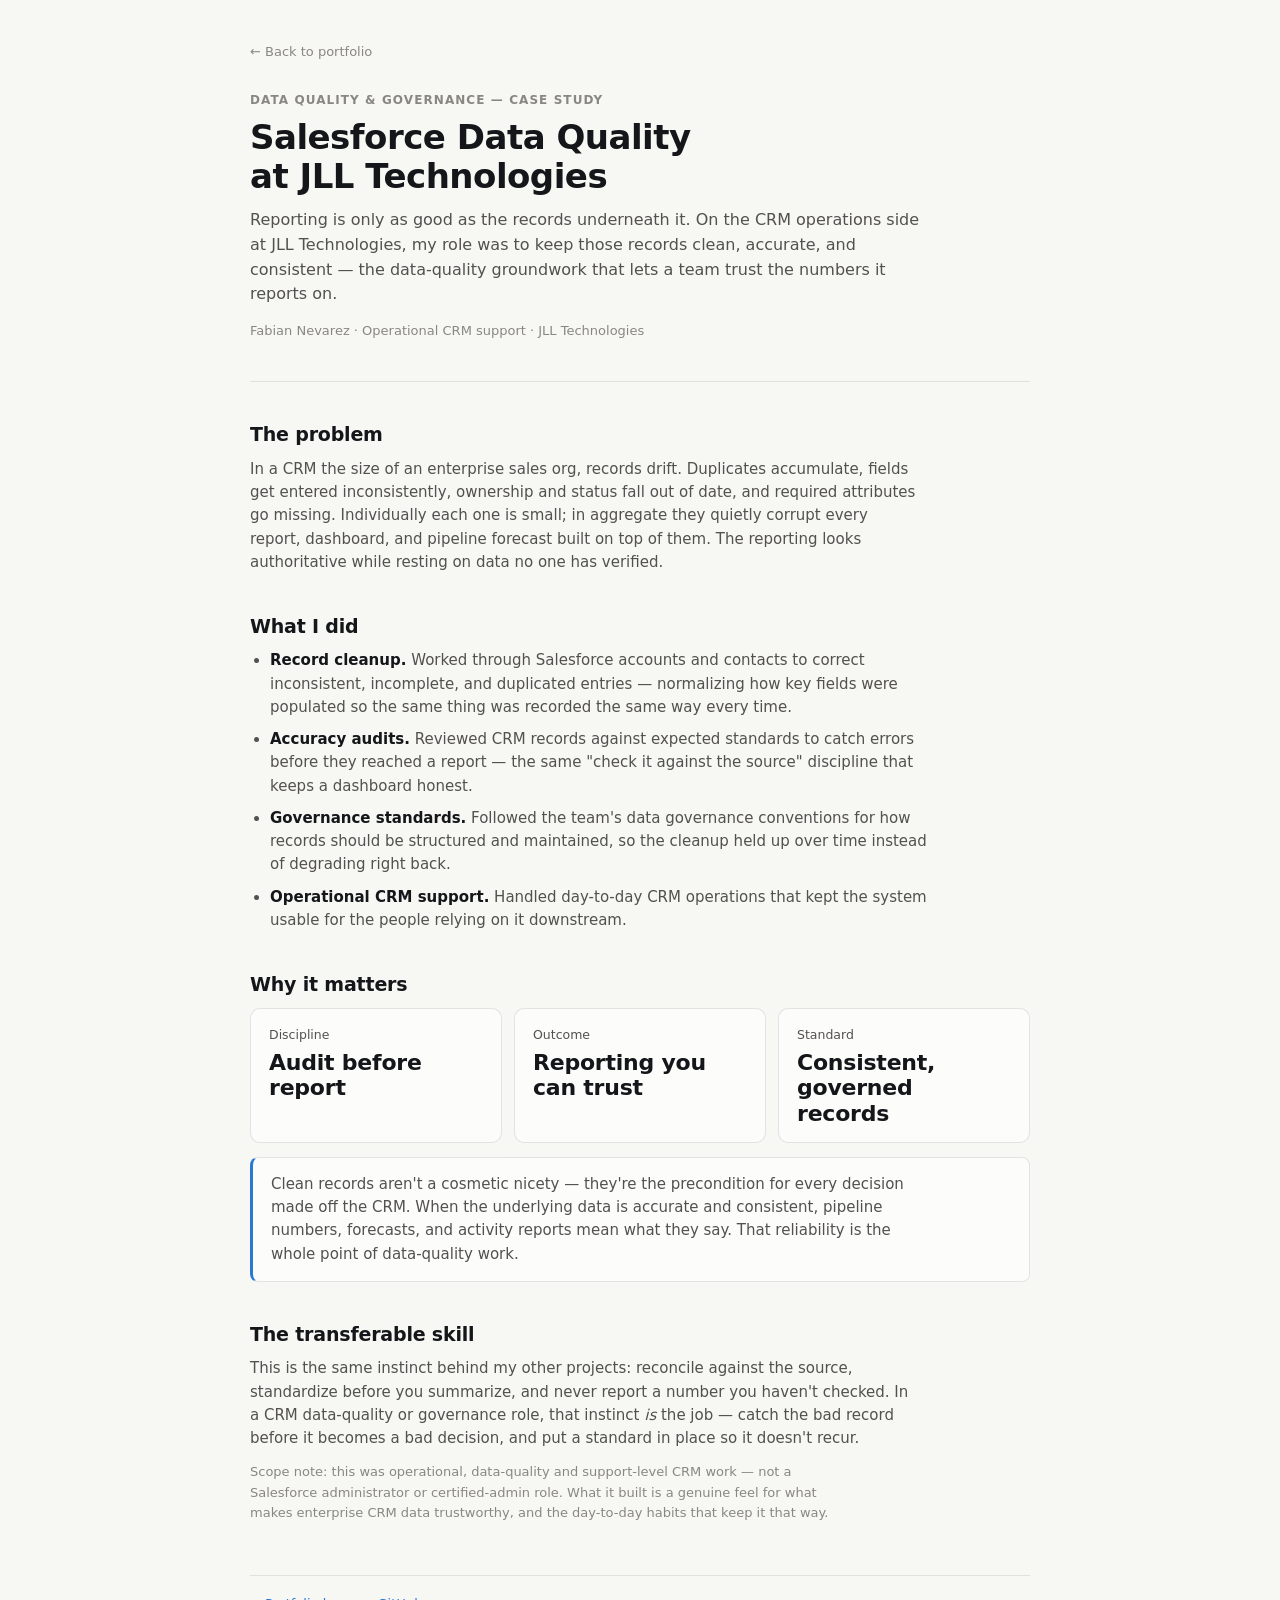
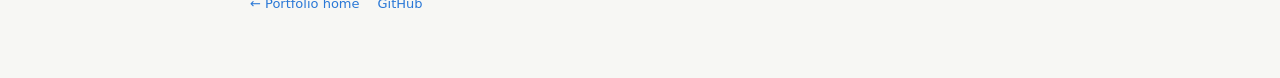
<file: salesforce-data-quality/index.html>
<!DOCTYPE html>
<html lang="en">
<head>
<meta charset="UTF-8">
<meta name="viewport" content="width=device-width, initial-scale=1.0">
<title>Salesforce Data Quality @ JLL Technologies — Fabian Nevarez</title>
<meta name="description" content="A case study in CRM data quality and governance: cleaning and auditing Salesforce records so downstream reporting could be trusted.">
<style>
  :root {
    color-scheme: light;
    --page:#f7f7f4; --surface:#fcfcfb; --ink:#14161a; --ink-2:#52514e; --muted:#898781;
    --grid:#e1e0d9; --accent:#2a78d6; --accent-deep:#1c5cab; --accent-wash:rgba(42,120,214,0.10);
    --series2:#eb6834; --good:#006300; --ring:rgba(11,11,11,0.10);
  }
  @media (prefers-color-scheme: dark) {
    :root:where(:not([data-theme="light"])) {
      color-scheme: dark;
      --page:#0d0d0d; --surface:#1a1a19; --ink:#fff; --ink-2:#c3c2b7; --muted:#898781;
      --grid:#2c2c2a; --accent:#3987e5; --accent-deep:#86b6ef; --accent-wash:rgba(57,135,229,0.14);
      --series2:#d95926; --good:#0ca30c; --ring:rgba(255,255,255,0.10);
    }
  }
  :root[data-theme="dark"] {
    color-scheme: dark;
    --page:#0d0d0d; --surface:#1a1a19; --ink:#fff; --ink-2:#c3c2b7; --muted:#898781;
    --grid:#2c2c2a; --accent:#3987e5; --accent-deep:#86b6ef; --accent-wash:rgba(57,135,229,0.14);
    --series2:#d95926; --good:#0ca30c; --ring:rgba(255,255,255,0.10);
  }
  * { box-sizing: border-box; }
  html, body { margin: 0; padding: 0; }
  body {
    background: var(--page); color: var(--ink);
    font-family: system-ui, -apple-system, "Segoe UI", sans-serif;
    font-size: 15px; line-height: 1.55; -webkit-font-smoothing: antialiased;
  }
  .wrap { max-width: 820px; margin: 0 auto; padding: 40px 20px 64px; }
  a { color: var(--accent); }
  a:focus-visible { outline: 2px solid var(--accent); outline-offset: 2px; border-radius: 3px; }
  .back { font-size: 13px; text-decoration: none; color: var(--muted); }
  .back:hover { color: var(--accent); }
  .eyebrow { font-size: 12px; font-weight: 600; letter-spacing: 0.09em; text-transform: uppercase; color: var(--muted); margin: 20px 0 8px; }
  header.masthead { padding: 8px 0 28px; border-bottom: 1px solid var(--grid); margin-bottom: 32px; }
  h1 { font-size: clamp(26px, 4.5vw, 34px); line-height: 1.15; margin: 0 0 12px; letter-spacing: -0.015em; text-wrap: balance; }
  .lede { color: var(--ink-2); max-width: 66ch; margin: 0; font-size: 16px; }
  .byline { margin-top: 14px; font-size: 13px; color: var(--muted); }

  section { margin: 38px 0 0; }
  h2 { font-size: 19px; margin: 0 0 8px; letter-spacing: -0.01em; }
  p { color: var(--ink-2); max-width: 70ch; margin: 0 0 12px; }
  strong { color: var(--ink); font-weight: 600; }

  .kpis { display: grid; grid-template-columns: repeat(auto-fit, minmax(190px, 1fr)); gap: 12px; margin: 4px 0 0; }
  .tile { background: var(--surface); border: 1px solid var(--ring); border-radius: 10px; padding: 16px 18px; }
  .tile .label { font-size: 12.5px; color: var(--ink-2); margin: 0 0 6px; }
  .tile .value { font-size: 22px; font-weight: 650; line-height: 1.15; letter-spacing: -0.01em; }

  ul.clean { margin: 6px 0 0; padding-left: 20px; }
  ul.clean li { color: var(--ink-2); margin: 0 0 9px; max-width: 70ch; }
  ul.clean li strong { color: var(--ink); }

  .callout { background: var(--surface); border: 1px solid var(--ring); border-left: 3px solid var(--accent); border-radius: 8px; padding: 15px 18px; margin-top: 14px; }
  .callout p { margin: 0; }

  .note { font-size: 13px; color: var(--muted); }

  footer { margin-top: 52px; padding-top: 18px; border-top: 1px solid var(--grid); font-size: 13px; color: var(--muted); display: flex; gap: 18px; flex-wrap: wrap; }
  footer a { color: var(--accent); text-decoration: none; }
  footer a:hover { text-decoration: underline; }
</style>
</head>
<body>
<div class="wrap">

  <a class="back" href="../">← Back to portfolio</a>

  <header class="masthead">
    <p class="eyebrow">Data quality &amp; governance — case study</p>
    <h1>Salesforce Data Quality at JLL Technologies</h1>
    <p class="lede">
      Reporting is only as good as the records underneath it. On the CRM operations side at JLL
      Technologies, my role was to keep those records clean, accurate, and consistent — the
      data-quality groundwork that lets a team trust the numbers it reports on.
    </p>
    <p class="byline">Fabian Nevarez · Operational CRM support · JLL Technologies</p>
  </header>

  <section>
    <h2>The problem</h2>
    <p>
      In a CRM the size of an enterprise sales org, records drift. Duplicates accumulate, fields get
      entered inconsistently, ownership and status fall out of date, and required attributes go missing.
      Individually each one is small; in aggregate they quietly corrupt every report, dashboard, and
      pipeline forecast built on top of them. The reporting looks authoritative while resting on data
      no one has verified.
    </p>
  </section>

  <section>
    <h2>What I did</h2>
    <ul class="clean">
      <li><strong>Record cleanup.</strong> Worked through Salesforce accounts and contacts to correct
        inconsistent, incomplete, and duplicated entries — normalizing how key fields were populated so
        the same thing was recorded the same way every time.</li>
      <li><strong>Accuracy audits.</strong> Reviewed CRM records against expected standards to catch
        errors before they reached a report — the same "check it against the source" discipline that
        keeps a dashboard honest.</li>
      <li><strong>Governance standards.</strong> Followed the team's data governance conventions for how
        records should be structured and maintained, so the cleanup held up over time instead of
        degrading right back.</li>
      <li><strong>Operational CRM support.</strong> Handled day-to-day CRM operations that kept the
        system usable for the people relying on it downstream.</li>
    </ul>
  </section>

  <section>
    <h2>Why it matters</h2>
    <div class="kpis">
      <div class="tile">
        <p class="label">Discipline</p>
        <div class="value">Audit before report</div>
      </div>
      <div class="tile">
        <p class="label">Outcome</p>
        <div class="value">Reporting you can trust</div>
      </div>
      <div class="tile">
        <p class="label">Standard</p>
        <div class="value">Consistent, governed records</div>
      </div>
    </div>
    <div class="callout">
      <p>
        Clean records aren't a cosmetic nicety — they're the precondition for every decision made off the
        CRM. When the underlying data is accurate and consistent, pipeline numbers, forecasts, and
        activity reports mean what they say. That reliability is the whole point of data-quality work.
      </p>
    </div>
  </section>

  <section>
    <h2>The transferable skill</h2>
    <p>
      This is the same instinct behind my other projects: reconcile against the source, standardize
      before you summarize, and never report a number you haven't checked. In a CRM data-quality or
      governance role, that instinct <em>is</em> the job — catch the bad record before it becomes a bad
      decision, and put a standard in place so it doesn't recur.
    </p>
    <p class="note">
      Scope note: this was operational, data-quality and support-level CRM work — not a Salesforce
      administrator or certified-admin role. What it built is a genuine feel for what makes enterprise
      CRM data trustworthy, and the day-to-day habits that keep it that way.
    </p>
  </section>

  <footer>
    <a href="../">← Portfolio home</a>
    <a href="https://github.com/futureinvestor9" rel="noopener">GitHub</a>
  </footer>
</div>
</body>
</html>
</file>
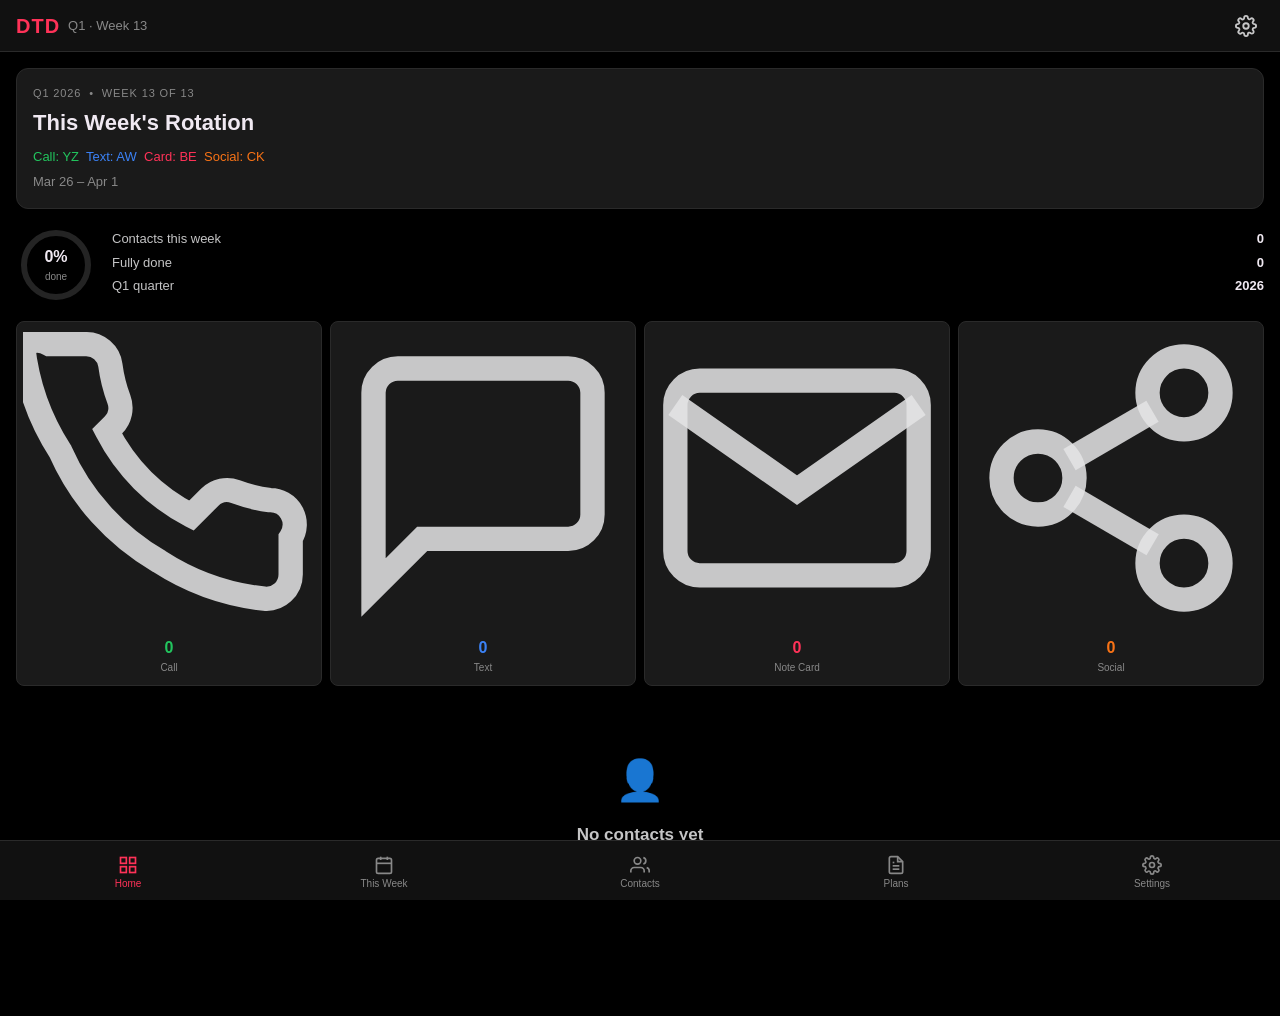
<file: dtd-planner.html>
<!DOCTYPE html>
<html lang="en">
<head>
  <meta charset="UTF-8" />
  <meta name="viewport" content="width=device-width, initial-scale=1.0, maximum-scale=1.0, user-scalable=no" />
  <meta name="theme-color" content="#000000" />
  <meta name="apple-mobile-web-app-capable" content="yes" />
  <title>DTD — Do The Database</title>
  <link rel="stylesheet" href="dtd-planner.css" />
</head>
<body>

  <!-- App Header -->
  <header class="app-header">
    <span class="app-header__title">DTD</span>
    <span class="app-header__subtitle" id="header-subtitle"></span>
    <button class="app-header__action" id="header-action-btn" data-action="header-action" aria-label="Action"></button>
  </header>

  <!-- Main App Mount -->
  <main id="app" class="app-main"></main>

  <!-- Bottom Tab Bar -->
  <nav class="tab-bar">
    <button class="tab-btn active" data-tab="dashboard" aria-label="Home">
      <svg viewBox="0 0 24 24" fill="none" stroke="currentColor" stroke-width="2"><rect x="3" y="3" width="7" height="7"/><rect x="14" y="3" width="7" height="7"/><rect x="3" y="14" width="7" height="7"/><rect x="14" y="14" width="7" height="7"/></svg>
      <span>Home</span>
    </button>
    <button class="tab-btn" data-tab="thisWeek" aria-label="This Week">
      <svg viewBox="0 0 24 24" fill="none" stroke="currentColor" stroke-width="2"><rect x="3" y="4" width="18" height="18" rx="2"/><line x1="16" y1="2" x2="16" y2="6"/><line x1="8" y1="2" x2="8" y2="6"/><line x1="3" y1="10" x2="21" y2="10"/></svg>
      <span>This Week</span>
    </button>
    <button class="tab-btn" data-tab="contacts" aria-label="Contacts">
      <svg viewBox="0 0 24 24" fill="none" stroke="currentColor" stroke-width="2"><path d="M17 21v-2a4 4 0 0 0-4-4H5a4 4 0 0 0-4 4v2"/><circle cx="9" cy="7" r="4"/><path d="M23 21v-2a4 4 0 0 0-3-3.87"/><path d="M16 3.13a4 4 0 0 1 0 7.75"/></svg>
      <span>Contacts</span>
    </button>
    <button class="tab-btn" data-tab="plans" aria-label="Plans">
      <svg viewBox="0 0 24 24" fill="none" stroke="currentColor" stroke-width="2"><path d="M14 2H6a2 2 0 0 0-2 2v16a2 2 0 0 0 2 2h12a2 2 0 0 0 2-2V8z"/><polyline points="14,2 14,8 20,8"/><line x1="16" y1="13" x2="8" y2="13"/><line x1="16" y1="17" x2="8" y2="17"/><polyline points="10,9 9,9 8,9"/></svg>
      <span>Plans</span>
    </button>
    <button class="tab-btn" data-tab="settings" aria-label="Settings">
      <svg viewBox="0 0 24 24" fill="none" stroke="currentColor" stroke-width="2"><circle cx="12" cy="12" r="3"/><path d="M19.4 15a1.65 1.65 0 0 0 .33 1.82l.06.06a2 2 0 0 1-2.83 2.83l-.06-.06a1.65 1.65 0 0 0-1.82-.33 1.65 1.65 0 0 0-1 1.51V21a2 2 0 0 1-4 0v-.09A1.65 1.65 0 0 0 9 19.4a1.65 1.65 0 0 0-1.82.33l-.06.06a2 2 0 0 1-2.83-2.83l.06-.06A1.65 1.65 0 0 0 4.68 15a1.65 1.65 0 0 0-1.51-1H3a2 2 0 0 1 0-4h.09A1.65 1.65 0 0 0 4.6 9a1.65 1.65 0 0 0-.33-1.82l-.06-.06a2 2 0 0 1 2.83-2.83l.06.06A1.65 1.65 0 0 0 9 4.68a1.65 1.65 0 0 0 1-1.51V3a2 2 0 0 1 4 0v.09a1.65 1.65 0 0 0 1 1.51 1.65 1.65 0 0 0 1.82-.33l.06-.06a2 2 0 0 1 2.83 2.83l-.06.06A1.65 1.65 0 0 0 19.4 9a1.65 1.65 0 0 0 1.51 1H21a2 2 0 0 1 0 4h-.09a1.65 1.65 0 0 0-1.51 1z"/></svg>
      <span>Settings</span>
    </button>
  </nav>

  <!-- Modal Overlay -->
  <div id="modal-overlay" class="modal-overlay hidden" data-action="close-modal"></div>

  <!-- Modal Container -->
  <div id="modal-container" class="modal-container hidden" role="dialog" aria-modal="true"></div>

  <!-- Toast Container -->
  <div id="toast-container" class="toast-container" aria-live="polite"></div>

  <!-- Confirm Dialog -->
  <div id="confirm-overlay" class="modal-overlay hidden"></div>
  <div id="confirm-dialog" class="confirm-dialog hidden">
    <p id="confirm-message"></p>
    <div class="confirm-actions">
      <button class="btn-secondary" data-action="confirm-cancel">Cancel</button>
      <button class="btn-danger" data-action="confirm-ok">Delete</button>
    </div>
  </div>

  <!-- ① Foundation -->
  <script src="dtd-constants.js"></script>
  <script src="dtd-storage.js"></script>
  <!-- ② Data layer -->
  <script src="dtd-week.js"></script>
  <script src="dtd-contacts.js"></script>
  <script src="dtd-touchpoints.js"></script>
  <!-- ③ Action layer -->
  <script src="dtd-builders.js"></script>
  <script src="dtd-csv.js"></script>
  <!-- ④ UI layer -->
  <script src="dtd-modal.js"></script>
  <script src="dtd-views-core.js"></script>
  <script src="dtd-views-contacts.js"></script>
  <script src="dtd-views-misc.js"></script>
  <!-- ⑤ Entry point — load last -->
  <script src="dtd-app.js"></script>
</body>
</html>
</file>
<file: dtd-planner.css>
/* =============================================
   DTD Planner — Mobile-First CRM Styles
   Matches fabiannevarez.github.io palette
   ============================================= */

/* --- Design Tokens --- */
:root {
  --pink:       #ff3258;
  --black:      #000000;
  --white:      #f0e9f2;
  --white-1:    #e5e5e6da;
  --surface:    #111111;
  --surface-2:  #1a1a1a;
  --surface-3:  #242424;
  --border:     #2a2a2a;
  --text-muted: #888888;

  /* Touchpoint colors */
  --call-color:   #22c55e;
  --text-color:   #3b82f6;
  --card-color:   #ff3258;
  --social-color: #f97316;

  --tab-height:    60px;
  --header-height: 52px;
  --radius:        8px;
  --radius-lg:     12px;
  --tap-min:       48px;
}

/* --- Reset --- */
*, *::before, *::after { box-sizing: border-box; margin: 0; padding: 0; }
html { font-size: 62.5%; -webkit-text-size-adjust: 100%; }
body {
  font-family: -apple-system, BlinkMacSystemFont, 'Segoe UI', sans-serif;
  font-size: 1.5rem;
  background: var(--black);
  color: var(--white-1);
  line-height: 1.5;
  overflow-x: hidden;
  -webkit-font-smoothing: antialiased;
  padding-bottom: var(--tab-height);
}
button { cursor: pointer; border: none; background: none; font-family: inherit; font-size: inherit; color: inherit; }
input, textarea, select { font-family: inherit; font-size: inherit; }
a { color: inherit; text-decoration: none; }

/* --- App Header --- */
.app-header {
  position: fixed;
  top: 0; left: 0; right: 0;
  height: var(--header-height);
  background: var(--surface);
  border-bottom: 1px solid var(--border);
  display: flex;
  align-items: center;
  padding: 0 16px;
  z-index: 100;
  gap: 8px;
}
.app-header__title {
  font-size: 2rem;
  font-weight: 700;
  color: var(--pink);
  letter-spacing: 0.05em;
}
.app-header__subtitle {
  font-size: 1.3rem;
  color: var(--text-muted);
  flex: 1;
}
.app-header__action {
  width: 36px; height: 36px;
  border-radius: 50%;
  display: flex; align-items: center; justify-content: center;
  color: var(--white-1);
  transition: background 0.15s;
}
.app-header__action:active { background: var(--surface-3); }
.app-header__action svg { width: 22px; height: 22px; pointer-events: none; }

/* --- App Main --- */
.app-main {
  margin-top: var(--header-height);
  min-height: calc(100vh - var(--header-height) - var(--tab-height));
  padding-bottom: 16px;
}

/* --- Tab Bar --- */
.tab-bar {
  position: fixed;
  bottom: 0; left: 0; right: 0;
  height: var(--tab-height);
  background: var(--surface);
  border-top: 1px solid var(--border);
  display: flex;
  z-index: 100;
}
.tab-btn {
  flex: 1;
  display: flex;
  flex-direction: column;
  align-items: center;
  justify-content: center;
  gap: 3px;
  color: var(--text-muted);
  font-size: 1rem;
  transition: color 0.15s;
  padding: 6px 4px 4px;
  min-height: var(--tab-height);
}
.tab-btn svg { width: 20px; height: 20px; }
.tab-btn.active { color: var(--pink); }

/* --- Utility --- */
.hidden { display: none !important; }
.sr-only { position: absolute; width: 1px; height: 1px; overflow: hidden; clip: rect(0,0,0,0); }

/* --- Section Headers --- */
.section-header {
  padding: 16px 16px 8px;
  font-size: 1.2rem;
  font-weight: 600;
  color: var(--text-muted);
  text-transform: uppercase;
  letter-spacing: 0.08em;
}

/* =============================================
   DASHBOARD VIEW
   ============================================= */
.view-dashboard {
  padding: 16px;
}

.week-banner {
  background: var(--surface-2);
  border: 1px solid var(--border);
  border-radius: var(--radius-lg);
  padding: 16px;
  margin-bottom: 16px;
}
.week-banner__label {
  font-size: 1.1rem;
  color: var(--text-muted);
  text-transform: uppercase;
  letter-spacing: 0.08em;
  margin-bottom: 4px;
}
.week-banner__title {
  font-size: 2.2rem;
  font-weight: 700;
  color: var(--white);
  margin-bottom: 8px;
}
.week-banner__meta {
  font-size: 1.3rem;
  color: var(--text-muted);
}

/* Progress Ring */
.progress-ring-wrap {
  display: flex;
  align-items: center;
  gap: 16px;
  margin-bottom: 16px;
}
.progress-ring {
  flex-shrink: 0;
  position: relative;
  width: 80px; height: 80px;
}
.progress-ring svg { transform: rotate(-90deg); }
.progress-ring__track { stroke: var(--surface-3); }
.progress-ring__fill { stroke: var(--pink); transition: stroke-dashoffset 0.5s ease; }
.progress-ring__label {
  position: absolute;
  inset: 0;
  display: flex;
  flex-direction: column;
  align-items: center;
  justify-content: center;
  font-size: 1.6rem;
  font-weight: 700;
  color: var(--white);
}
.progress-ring__label small { font-size: 1rem; color: var(--text-muted); font-weight: 400; }
.progress-stats { flex: 1; }
.progress-stats__row {
  display: flex;
  justify-content: space-between;
  font-size: 1.3rem;
  margin-bottom: 4px;
}
.progress-stats__val { font-weight: 600; color: var(--white); }

/* Touch-type row in dashboard */
.dash-touchtype-row {
  display: flex;
  gap: 8px;
  margin-bottom: 16px;
}
.dash-touchtype-pill {
  flex: 1;
  background: var(--surface-2);
  border: 1px solid var(--border);
  border-radius: var(--radius);
  padding: 10px 6px;
  text-align: center;
  font-size: 1.1rem;
}
.dash-touchtype-pill__icon { font-size: 1.8rem; display: block; margin-bottom: 4px; }
.dash-touchtype-pill__label { color: var(--text-muted); font-size: 1rem; display: block; }
.dash-touchtype-pill__count { font-weight: 700; font-size: 1.6rem; display: block; }
.dash-touchtype-pill.call  .dash-touchtype-pill__count { color: var(--call-color); }
.dash-touchtype-pill.text  .dash-touchtype-pill__count { color: var(--text-color); }
.dash-touchtype-pill.card  .dash-touchtype-pill__count { color: var(--card-color); }
.dash-touchtype-pill.social .dash-touchtype-pill__count { color: var(--social-color); }

/* =============================================
   CONTACT CARDS (shared — Dashboard & This Week)
   ============================================= */
.contact-card {
  background: var(--surface-2);
  border: 1px solid var(--border);
  border-radius: var(--radius-lg);
  margin-bottom: 10px;
  overflow: hidden;
}
.contact-card__head {
  display: flex;
  align-items: center;
  padding: 12px 14px 10px;
  gap: 12px;
}
.contact-card__avatar {
  width: 40px; height: 40px;
  border-radius: 50%;
  background: var(--surface-3);
  display: flex; align-items: center; justify-content: center;
  font-size: 1.6rem;
  font-weight: 700;
  color: var(--pink);
  flex-shrink: 0;
}
.contact-card__info { flex: 1; min-width: 0; }
.contact-card__name {
  font-size: 1.6rem;
  font-weight: 600;
  color: var(--white);
  white-space: nowrap;
  overflow: hidden;
  text-overflow: ellipsis;
}
.contact-card__meta {
  font-size: 1.2rem;
  color: var(--text-muted);
  white-space: nowrap;
  overflow: hidden;
  text-overflow: ellipsis;
}
.contact-card__dots {
  display: flex;
  gap: 5px;
  align-items: center;
}

/* Touch status dots */
.touch-dot {
  width: 10px; height: 10px;
  border-radius: 50%;
  border: 2px solid;
  flex-shrink: 0;
}
.touch-dot.touch-call   { border-color: var(--call-color); }
.touch-dot.touch-text   { border-color: var(--text-color); }
.touch-dot.touch-card   { border-color: var(--card-color); }
.touch-dot.touch-social { border-color: var(--social-color); }
.touch-dot.done.touch-call   { background: var(--call-color); }
.touch-dot.done.touch-text   { background: var(--text-color); }
.touch-dot.done.touch-card   { background: var(--card-color); }
.touch-dot.done.touch-social { background: var(--social-color); }

/* Touch action buttons on cards */
.contact-card__actions {
  display: flex;
  border-top: 1px solid var(--border);
}
.touch-btn {
  flex: 1;
  min-height: var(--tap-min);
  display: flex;
  flex-direction: column;
  align-items: center;
  justify-content: center;
  gap: 3px;
  font-size: 1rem;
  font-weight: 600;
  text-transform: uppercase;
  letter-spacing: 0.05em;
  transition: background 0.15s;
  border-right: 1px solid var(--border);
  padding: 8px 4px;
}
.touch-btn:last-child { border-right: none; }
.touch-btn svg { width: 18px; height: 18px; flex-shrink: 0; }
.touch-btn:active { background: var(--surface-3); }

.touch-btn-call   { color: var(--call-color); }
.touch-btn-text   { color: var(--text-color); }
.touch-btn-card   { color: var(--card-color); }
.touch-btn-social { color: var(--social-color); }

.touch-btn.done { opacity: 0.4; }
.touch-btn.done::after {
  content: '✓';
  font-size: 1rem;
  position: absolute;
}

/* Touch section wrappers (in modal) */
.touch-section { padding: 0; }
.touch-section-call  .touch-section__header { color: var(--call-color); }
.touch-section-text  .touch-section__header { color: var(--text-color); }
.touch-section-card  .touch-section__header { color: var(--card-color); }
.touch-section-social .touch-section__header { color: var(--social-color); }

/* =============================================
   THIS WEEK VIEW
   ============================================= */
.view-this-week {
  padding: 0 16px 16px;
}
.week-header-band {
  background: var(--surface-2);
  border-radius: var(--radius);
  padding: 10px 14px;
  margin: 12px 0 8px;
  display: flex;
  align-items: center;
  justify-content: space-between;
}
.week-header-band__title { font-size: 1.6rem; font-weight: 700; color: var(--white); }
.week-header-band__meta  { font-size: 1.2rem; color: var(--text-muted); }

/* Touch type schedule badges */
.week-schedule {
  display: flex;
  gap: 6px;
  margin-bottom: 12px;
  flex-wrap: wrap;
}
.week-schedule__badge {
  font-size: 1.1rem;
  font-weight: 600;
  padding: 4px 10px;
  border-radius: 20px;
  text-transform: uppercase;
  letter-spacing: 0.04em;
}
.week-schedule__badge.call   { background: rgba(34,197,94,0.15);  color: var(--call-color);   border: 1px solid rgba(34,197,94,0.3); }
.week-schedule__badge.text   { background: rgba(59,130,246,0.15); color: var(--text-color);   border: 1px solid rgba(59,130,246,0.3); }
.week-schedule__badge.card   { background: rgba(255,50,88,0.15);  color: var(--card-color);   border: 1px solid rgba(255,50,88,0.3); }
.week-schedule__badge.social { background: rgba(249,115,22,0.15); color: var(--social-color); border: 1px solid rgba(249,115,22,0.3); }

/* =============================================
   CONTACTS VIEW
   ============================================= */
.view-contacts { padding: 0 16px 80px; }

.search-bar {
  position: relative;
  margin: 12px 0 4px;
}
.search-bar__input {
  width: 100%;
  background: var(--surface-2);
  border: 1px solid var(--border);
  border-radius: var(--radius);
  padding: 10px 12px 10px 38px;
  color: var(--white-1);
  font-size: 1.5rem;
  outline: none;
  transition: border-color 0.15s;
}
.search-bar__input:focus { border-color: var(--pink); }
.search-bar__icon {
  position: absolute;
  left: 10px; top: 50%;
  transform: translateY(-50%);
  color: var(--text-muted);
  width: 18px; height: 18px;
  pointer-events: none;
}

/* Filter chips */
.filter-chips {
  display: flex;
  gap: 8px;
  overflow-x: auto;
  padding: 8px 0;
  scrollbar-width: none;
}
.filter-chips::-webkit-scrollbar { display: none; }
.filter-chip {
  flex-shrink: 0;
  padding: 5px 14px;
  border-radius: 20px;
  font-size: 1.2rem;
  font-weight: 500;
  border: 1px solid var(--border);
  background: var(--surface-2);
  color: var(--text-muted);
  transition: all 0.15s;
  white-space: nowrap;
}
.filter-chip.active {
  background: var(--pink);
  border-color: var(--pink);
  color: var(--white);
}

/* Alpha group headers in contact list */
.alpha-header {
  padding: 12px 0 4px;
  font-size: 1.1rem;
  font-weight: 700;
  color: var(--text-muted);
  text-transform: uppercase;
  letter-spacing: 0.1em;
}

/* Contact list row (compact for contact list view) */
.contact-row {
  display: flex;
  align-items: center;
  padding: 12px 0;
  border-bottom: 1px solid var(--border);
  gap: 12px;
  min-height: var(--tap-min);
}
.contact-row__avatar {
  width: 38px; height: 38px;
  border-radius: 50%;
  background: var(--surface-3);
  display: flex; align-items: center; justify-content: center;
  font-size: 1.5rem;
  font-weight: 700;
  color: var(--pink);
  flex-shrink: 0;
}
.contact-row__info { flex: 1; min-width: 0; }
.contact-row__name {
  font-size: 1.5rem;
  font-weight: 600;
  color: var(--white);
}
.contact-row__sub {
  font-size: 1.2rem;
  color: var(--text-muted);
  white-space: nowrap;
  overflow: hidden;
  text-overflow: ellipsis;
}
.contact-row__dots { display: flex; gap: 4px; }
.contact-row__chevron {
  color: var(--text-muted);
  width: 16px; height: 16px;
  flex-shrink: 0;
}

/* FAB */
.fab {
  position: fixed;
  bottom: calc(var(--tab-height) + 16px);
  right: 16px;
  width: 56px; height: 56px;
  border-radius: 50%;
  background: var(--pink);
  color: var(--white);
  display: flex; align-items: center; justify-content: center;
  box-shadow: 0 4px 16px rgba(255,50,88,0.4);
  z-index: 90;
  transition: transform 0.15s, box-shadow 0.15s;
}
.fab:active { transform: scale(0.94); box-shadow: 0 2px 8px rgba(255,50,88,0.4); }
.fab svg { width: 26px; height: 26px; }

/* =============================================
   CONTACT DETAIL VIEW
   ============================================= */
.view-detail { padding: 0 16px 16px; }

.detail-hero {
  display: flex;
  align-items: center;
  gap: 14px;
  padding: 20px 0 16px;
}
.detail-hero__avatar {
  width: 60px; height: 60px;
  border-radius: 50%;
  background: var(--surface-3);
  border: 2px solid var(--pink);
  display: flex; align-items: center; justify-content: center;
  font-size: 2.4rem;
  font-weight: 700;
  color: var(--pink);
  flex-shrink: 0;
}
.detail-hero__name { font-size: 2rem; font-weight: 700; color: var(--white); }
.detail-hero__group { font-size: 1.3rem; color: var(--text-muted); }

/* Touch action row in detail */
.detail-touch-row {
  display: flex;
  gap: 8px;
  margin: 8px 0 16px;
}
.detail-touch-btn {
  flex: 1;
  min-height: 54px;
  border-radius: var(--radius);
  display: flex;
  flex-direction: column;
  align-items: center;
  justify-content: center;
  gap: 4px;
  font-size: 1.1rem;
  font-weight: 600;
  text-transform: uppercase;
  letter-spacing: 0.04em;
  border: 1px solid;
  transition: background 0.15s;
}
.detail-touch-btn:active { filter: brightness(0.85); }
.detail-touch-btn svg { width: 20px; height: 20px; }
.detail-touch-btn-call   { color: var(--call-color);   border-color: rgba(34,197,94,0.3);   background: rgba(34,197,94,0.08); }
.detail-touch-btn-text   { color: var(--text-color);   border-color: rgba(59,130,246,0.3);  background: rgba(59,130,246,0.08); }
.detail-touch-btn-card   { color: var(--card-color);   border-color: rgba(255,50,88,0.3);   background: rgba(255,50,88,0.08); }
.detail-touch-btn-social { color: var(--social-color); border-color: rgba(249,115,22,0.3);  background: rgba(249,115,22,0.08); }
.detail-touch-btn.done { opacity: 0.5; }

/* Info fields */
.info-card {
  background: var(--surface-2);
  border: 1px solid var(--border);
  border-radius: var(--radius-lg);
  margin-bottom: 12px;
  overflow: hidden;
}
.info-row {
  display: flex;
  align-items: center;
  padding: 12px 14px;
  border-bottom: 1px solid var(--border);
  gap: 12px;
  min-height: var(--tap-min);
}
.info-row:last-child { border-bottom: none; }
.info-row__label {
  font-size: 1.2rem;
  color: var(--text-muted);
  width: 70px;
  flex-shrink: 0;
}
.info-row__value {
  flex: 1;
  font-size: 1.4rem;
  color: var(--white-1);
  word-break: break-word;
}
.info-row__action {
  color: var(--pink);
  font-size: 1.3rem;
  padding: 6px 10px;
  border-radius: var(--radius);
  background: rgba(255,50,88,0.1);
  flex-shrink: 0;
}

/* Log timeline */
.log-timeline { padding: 0; }
.log-entry {
  display: flex;
  align-items: flex-start;
  gap: 12px;
  padding: 10px 0;
  border-bottom: 1px solid var(--border);
  font-size: 1.3rem;
}
.log-entry:last-child { border-bottom: none; }
.log-entry__dot {
  width: 10px; height: 10px;
  border-radius: 50%;
  margin-top: 4px;
  flex-shrink: 0;
}
.log-entry__dot.call   { background: var(--call-color); }
.log-entry__dot.text   { background: var(--text-color); }
.log-entry__dot.card   { background: var(--card-color); }
.log-entry__dot.social { background: var(--social-color); }
.log-entry__meta { color: var(--text-muted); font-size: 1.2rem; }
.log-entry__note { color: var(--white-1); }

/* =============================================
   ADD/EDIT CONTACT FORM
   ============================================= */
.view-form { padding: 0 16px 16px; }

.form-section-title {
  font-size: 1.1rem;
  font-weight: 700;
  color: var(--text-muted);
  text-transform: uppercase;
  letter-spacing: 0.08em;
  padding: 16px 0 6px;
}
.form-group {
  margin-bottom: 12px;
}
.form-label {
  display: block;
  font-size: 1.2rem;
  color: var(--text-muted);
  margin-bottom: 5px;
}
.form-input, .form-textarea, .form-select {
  width: 100%;
  background: var(--surface-2);
  border: 1px solid var(--border);
  border-radius: var(--radius);
  padding: 11px 12px;
  color: var(--white-1);
  font-size: 1.5rem;
  outline: none;
  transition: border-color 0.15s;
  min-height: var(--tap-min);
}
.form-input:focus, .form-textarea:focus, .form-select:focus { border-color: var(--pink); }
.form-textarea { resize: vertical; min-height: 80px; }
.form-select { appearance: none; }

.form-row { display: flex; gap: 10px; }
.form-row .form-group { flex: 1; }

.btn-primary {
  width: 100%;
  min-height: var(--tap-min);
  background: var(--pink);
  color: var(--white);
  border-radius: var(--radius);
  font-size: 1.6rem;
  font-weight: 600;
  border: none;
  margin-top: 8px;
  transition: background 0.15s;
}
.btn-primary:active { background: #e02048; }

.btn-secondary {
  min-height: var(--tap-min);
  background: var(--surface-3);
  color: var(--white-1);
  border-radius: var(--radius);
  font-size: 1.4rem;
  font-weight: 500;
  border: 1px solid var(--border);
  padding: 0 16px;
  transition: background 0.15s;
}
.btn-secondary:active { background: var(--surface-2); }

.btn-danger {
  min-height: var(--tap-min);
  background: rgba(255,50,88,0.15);
  color: var(--pink);
  border-radius: var(--radius);
  font-size: 1.4rem;
  font-weight: 600;
  border: 1px solid rgba(255,50,88,0.3);
  padding: 0 16px;
  transition: background 0.15s;
}
.btn-danger:active { background: rgba(255,50,88,0.3); }

.btn-full { width: 100%; margin-bottom: 8px; }

/* =============================================
   SETTINGS VIEW
   ============================================= */
.view-settings { padding: 0 16px 16px; }

.settings-card {
  background: var(--surface-2);
  border: 1px solid var(--border);
  border-radius: var(--radius-lg);
  margin-bottom: 16px;
  overflow: hidden;
}
.settings-row {
  display: flex;
  align-items: center;
  padding: 14px;
  border-bottom: 1px solid var(--border);
  gap: 12px;
  min-height: var(--tap-min);
}
.settings-row:last-child { border-bottom: none; }
.settings-row__label {
  flex: 1;
  font-size: 1.4rem;
  color: var(--white-1);
}
.settings-row__sub {
  font-size: 1.2rem;
  color: var(--text-muted);
  margin-top: 2px;
}
.settings-row__control { flex-shrink: 0; }

.template-editor {
  padding: 14px;
}
.template-editor .form-textarea { min-height: 70px; margin-bottom: 10px; }

/* =============================================
   PLANS VIEW
   ============================================= */
.view-plans { padding: 0 16px 16px; }

.plans-intro {
  background: var(--surface-2);
  border: 1px solid var(--border);
  border-radius: var(--radius-lg);
  padding: 16px;
  margin: 12px 0;
  font-size: 1.4rem;
  line-height: 1.6;
}
.plans-intro h3 { font-size: 1.7rem; color: var(--white); margin-bottom: 8px; }
.plans-intro p { color: var(--white-1); margin: 0 0 8px; }

.rotation-table {
  width: 100%;
  border-collapse: collapse;
  font-size: 1.2rem;
  margin-bottom: 16px;
}
.rotation-table th {
  background: var(--surface-3);
  color: var(--text-muted);
  padding: 8px 6px;
  text-align: left;
  font-weight: 600;
  text-transform: uppercase;
  letter-spacing: 0.05em;
  font-size: 1rem;
}
.rotation-table td {
  padding: 8px 6px;
  border-bottom: 1px solid var(--border);
  color: var(--white-1);
}
.rotation-table tr.current-row td { background: rgba(255,50,88,0.08); }
.rt-call   { color: var(--call-color);   font-weight: 600; }
.rt-text   { color: var(--text-color);   font-weight: 600; }
.rt-card   { color: var(--card-color);   font-weight: 600; }
.rt-social { color: var(--social-color); font-weight: 600; }

/* =============================================
   TOUCHPOINT MODAL
   ============================================= */
.modal-overlay {
  position: fixed;
  inset: 0;
  background: rgba(0,0,0,0.7);
  z-index: 200;
  backdrop-filter: blur(2px);
}
.modal-container {
  position: fixed;
  bottom: 0; left: 0; right: 0;
  background: var(--surface);
  border-top: 1px solid var(--border);
  border-radius: var(--radius-lg) var(--radius-lg) 0 0;
  z-index: 201;
  max-height: 90vh;
  overflow-y: auto;
  padding-bottom: env(safe-area-inset-bottom, 16px);
  animation: slide-up 0.25s ease;
}
@keyframes slide-up {
  from { transform: translateY(100%); }
  to   { transform: translateY(0); }
}

.modal-handle {
  width: 36px; height: 4px;
  background: var(--surface-3);
  border-radius: 2px;
  margin: 10px auto 0;
}
.modal-header {
  display: flex;
  align-items: center;
  justify-content: space-between;
  padding: 12px 16px;
  border-bottom: 1px solid var(--border);
}
.modal-header__title {
  font-size: 1.7rem;
  font-weight: 700;
  color: var(--white);
}
.modal-header__type {
  font-size: 1.2rem;
  font-weight: 600;
  padding: 3px 10px;
  border-radius: 20px;
  text-transform: uppercase;
}
.modal-header__type.call   { background: rgba(34,197,94,0.15);  color: var(--call-color); }
.modal-header__type.text   { background: rgba(59,130,246,0.15); color: var(--text-color); }
.modal-header__type.card   { background: rgba(255,50,88,0.15);  color: var(--card-color); }
.modal-header__type.social { background: rgba(249,115,22,0.15); color: var(--social-color); }

.modal-body { padding: 16px; }

.modal-action-btn {
  display: flex;
  align-items: center;
  gap: 12px;
  width: 100%;
  background: var(--surface-2);
  border: 1px solid var(--border);
  border-radius: var(--radius);
  padding: 14px;
  margin-bottom: 10px;
  min-height: var(--tap-min);
  text-align: left;
  transition: background 0.15s;
}
.modal-action-btn:active { background: var(--surface-3); }
.modal-action-btn svg { width: 22px; height: 22px; flex-shrink: 0; }
.modal-action-btn__text { flex: 1; font-size: 1.4rem; color: var(--white-1); }
.modal-action-btn__sub  { font-size: 1.2rem; color: var(--text-muted); }

.modal-script {
  background: var(--surface-2);
  border: 1px solid var(--border);
  border-radius: var(--radius);
  padding: 12px;
  font-size: 1.3rem;
  color: var(--white-1);
  line-height: 1.6;
  white-space: pre-wrap;
  margin-bottom: 10px;
}
.modal-copy-btn {
  width: 100%;
  min-height: 42px;
  background: var(--surface-3);
  border: 1px solid var(--border);
  border-radius: var(--radius);
  font-size: 1.3rem;
  color: var(--text-muted);
  margin-bottom: 10px;
  transition: background 0.15s;
}
.modal-copy-btn:active { background: var(--surface-2); color: var(--white-1); }

.modal-social-links {
  display: flex;
  flex-direction: column;
  gap: 8px;
  margin-bottom: 10px;
}

.address-block {
  background: var(--surface-2);
  border: 1px solid var(--border);
  border-radius: var(--radius);
  padding: 14px;
  font-size: 1.5rem;
  color: var(--white);
  font-family: monospace;
  margin-bottom: 10px;
  line-height: 1.8;
}

.modal-footer {
  padding: 0 16px 16px;
  display: flex;
  gap: 10px;
}
.mark-done-btn {
  flex: 1;
  min-height: 52px;
  background: var(--pink);
  color: var(--white);
  border-radius: var(--radius);
  font-size: 1.6rem;
  font-weight: 700;
  border: none;
  transition: background 0.15s;
}
.mark-done-btn:active { background: #e02048; }
.mark-done-btn.already-done {
  background: var(--surface-3);
  color: var(--text-muted);
  border: 1px solid var(--border);
}
.modal-close-btn {
  min-height: 52px;
  padding: 0 20px;
  background: var(--surface-3);
  border: 1px solid var(--border);
  border-radius: var(--radius);
  font-size: 1.4rem;
  color: var(--text-muted);
}

/* Optional note input inside modal */
.modal-note-input {
  width: 100%;
  background: var(--surface-2);
  border: 1px solid var(--border);
  border-radius: var(--radius);
  padding: 10px 12px;
  color: var(--white-1);
  font-size: 1.4rem;
  outline: none;
  margin-bottom: 10px;
  min-height: 48px;
}
.modal-note-input:focus { border-color: var(--pink); }

/* =============================================
   CSV IMPORT VIEW
   ============================================= */
.view-import { padding: 0 16px 16px; }

.import-drop-zone {
  border: 2px dashed var(--border);
  border-radius: var(--radius-lg);
  padding: 40px 20px;
  text-align: center;
  margin: 16px 0;
  color: var(--text-muted);
  font-size: 1.4rem;
  transition: border-color 0.15s;
}
.import-drop-zone.drag-over { border-color: var(--pink); background: rgba(255,50,88,0.05); }
.import-drop-zone__icon { font-size: 3rem; display: block; margin-bottom: 10px; }

.column-map-table { width: 100%; margin-bottom: 16px; font-size: 1.3rem; }
.column-map-table th { color: var(--text-muted); padding: 6px 0; text-align: left; }
.column-map-table td { padding: 6px 0; border-bottom: 1px solid var(--border); }

.import-preview {
  background: var(--surface-2);
  border: 1px solid var(--border);
  border-radius: var(--radius);
  padding: 10px;
  font-size: 1.2rem;
  max-height: 200px;
  overflow-y: auto;
  margin-bottom: 16px;
}

/* =============================================
   TOAST
   ============================================= */
.toast-container {
  position: fixed;
  top: calc(var(--header-height) + 8px);
  left: 50%;
  transform: translateX(-50%);
  z-index: 300;
  display: flex;
  flex-direction: column;
  align-items: center;
  gap: 6px;
  pointer-events: none;
  width: calc(100% - 32px);
  max-width: 380px;
}
.toast {
  background: var(--surface-3);
  border: 1px solid var(--border);
  border-radius: var(--radius);
  padding: 10px 16px;
  font-size: 1.4rem;
  color: var(--white);
  text-align: center;
  animation: toast-in 0.2s ease;
  box-shadow: 0 4px 16px rgba(0,0,0,0.4);
  width: 100%;
}
.toast.success { border-color: var(--call-color); background: rgba(34,197,94,0.15); color: var(--call-color); }
.toast.error   { border-color: var(--pink); background: rgba(255,50,88,0.15); color: var(--pink); }
@keyframes toast-in { from { opacity: 0; transform: translateY(-8px); } to { opacity: 1; transform: translateY(0); } }

/* =============================================
   CONFIRM DIALOG
   ============================================= */
.confirm-dialog {
  position: fixed;
  top: 50%; left: 50%;
  transform: translate(-50%, -50%);
  background: var(--surface);
  border: 1px solid var(--border);
  border-radius: var(--radius-lg);
  padding: 24px 20px 20px;
  z-index: 202;
  width: calc(100% - 48px);
  max-width: 320px;
}
.confirm-dialog p { font-size: 1.5rem; color: var(--white-1); margin-bottom: 20px; text-align: center; }
.confirm-actions { display: flex; gap: 10px; }
.confirm-actions button { flex: 1; }

/* =============================================
   EMPTY STATE
   ============================================= */
.empty-state {
  text-align: center;
  padding: 48px 24px;
  color: var(--text-muted);
}
.empty-state__icon { font-size: 4rem; display: block; margin-bottom: 12px; }
.empty-state__title { font-size: 1.7rem; font-weight: 600; color: var(--white-1); margin-bottom: 8px; }
.empty-state__sub   { font-size: 1.4rem; }

/* =============================================
   PRINT STYLES — Note Card
   ============================================= */
@media print {
  body { background: white; color: black; padding: 0; }
  .app-header, .tab-bar, .modal-overlay, .toast-container,
  .modal-footer, .modal-header, .modal-handle,
  .modal-action-btn, .modal-copy-btn, .modal-note-input { display: none !important; }
  .modal-container {
    position: static !important;
    border: none !important;
    padding: 0 !important;
    max-height: none !important;
    animation: none !important;
    box-shadow: none !important;
  }
  .address-block {
    border: 1px solid #ccc !important;
    background: white !important;
    color: black !important;
    font-size: 14pt !important;
    padding: 20px !important;
    font-family: serif !important;
  }
  .print-note-body {
    margin-top: 20px;
    font-size: 12pt;
    font-family: serif;
    line-height: 1.8;
    white-space: pre-wrap;
  }
}
</file>
